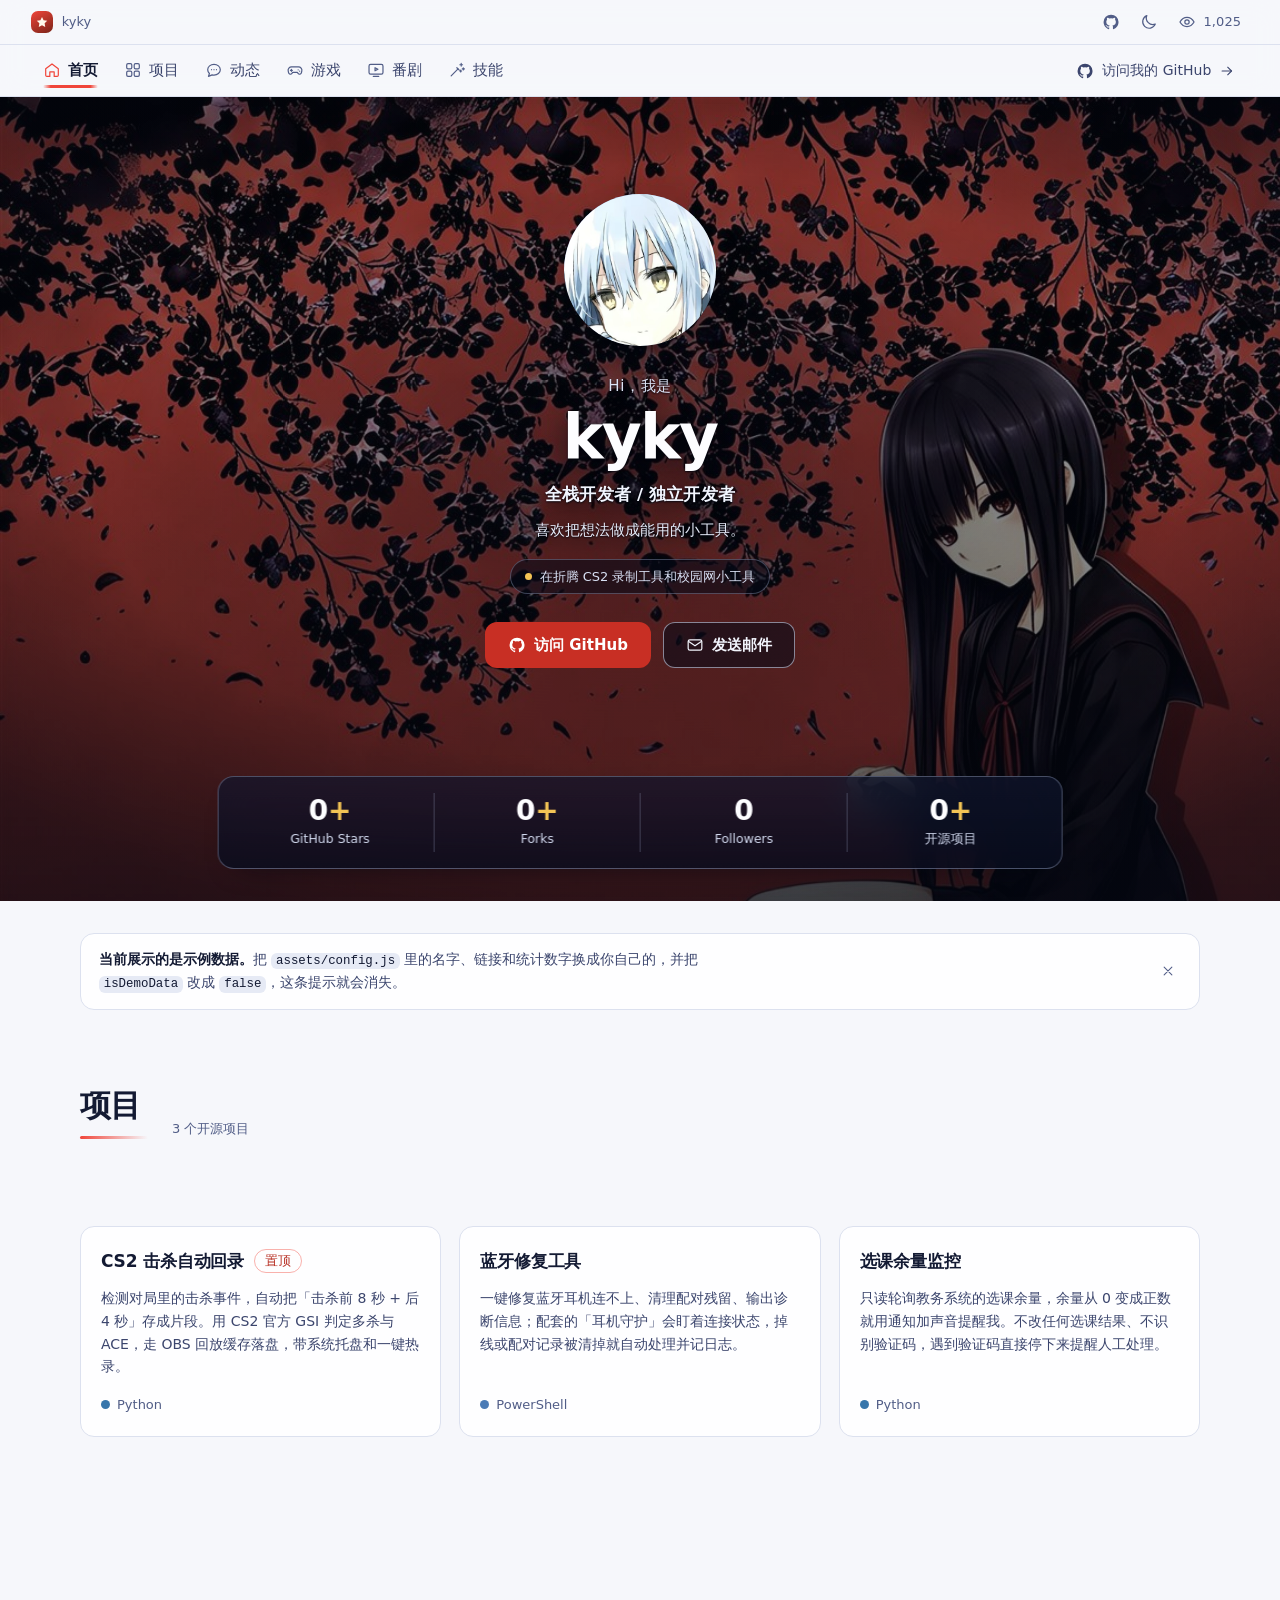
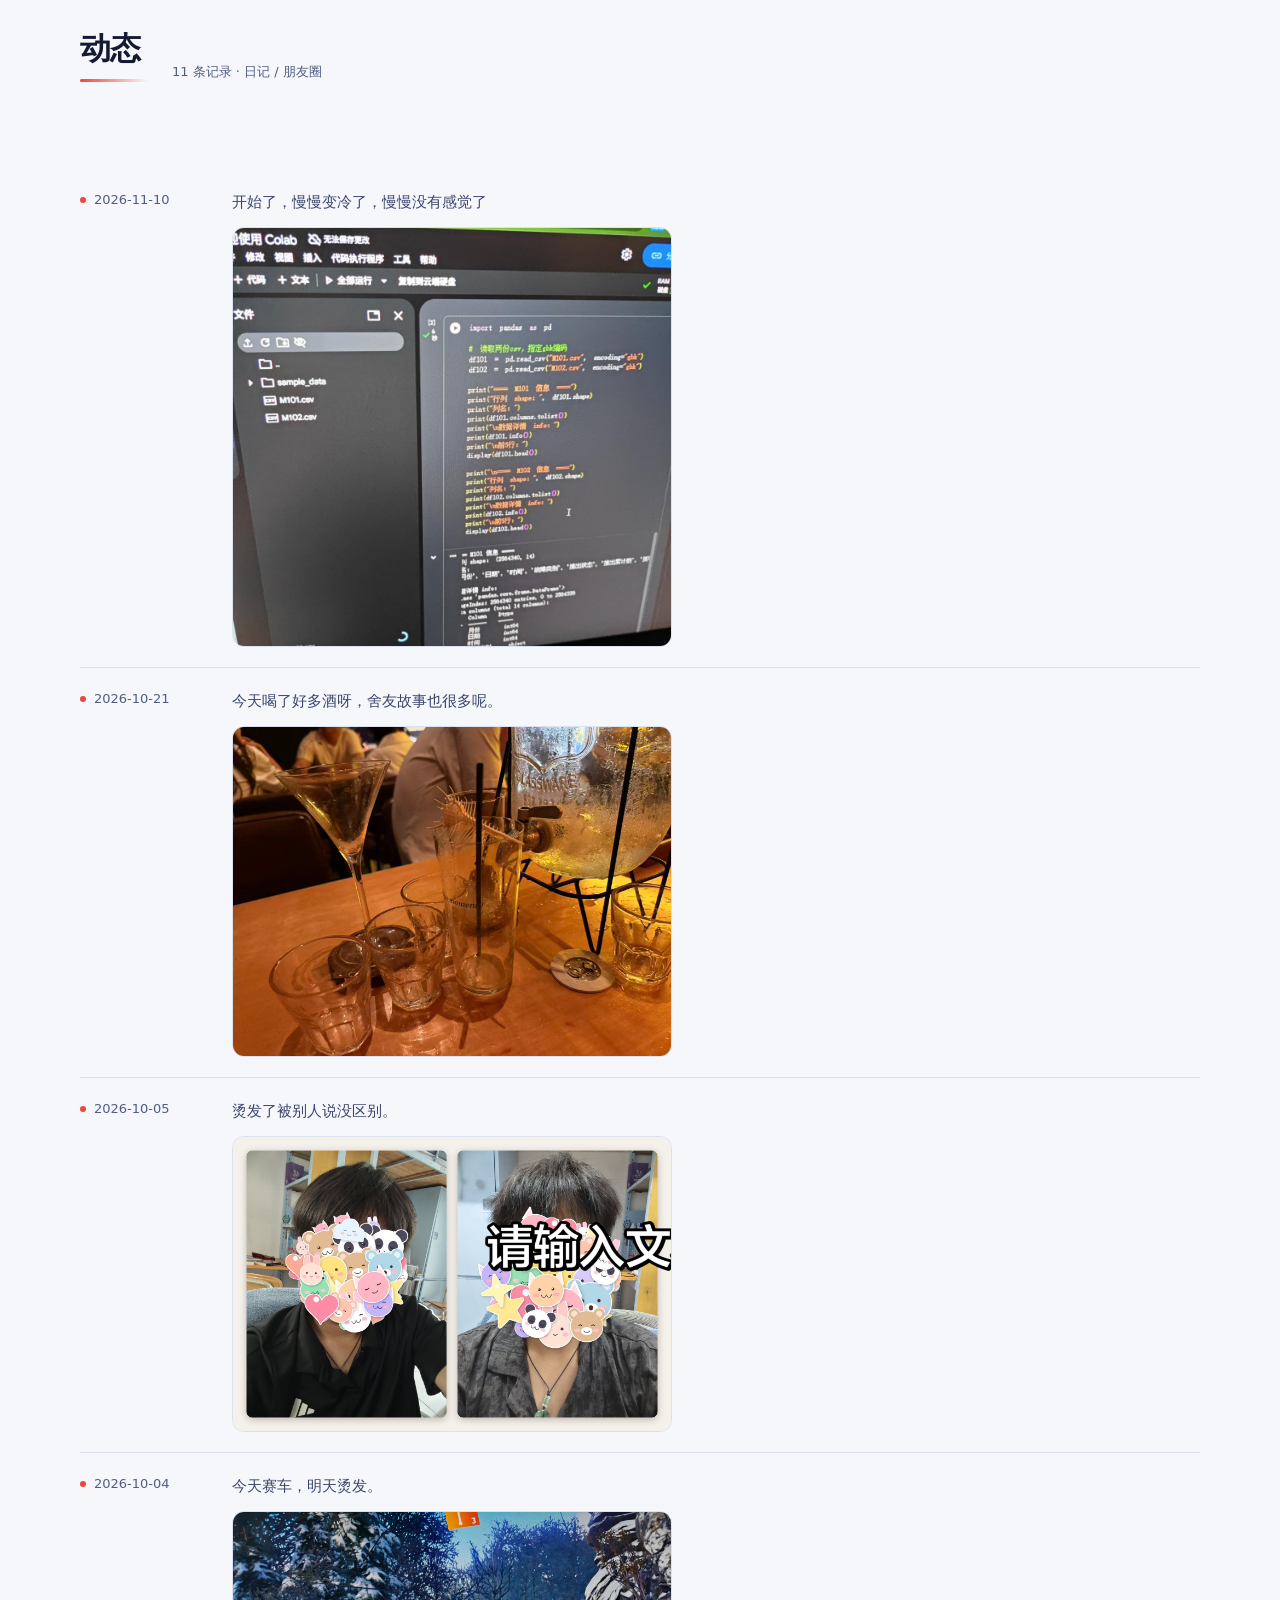
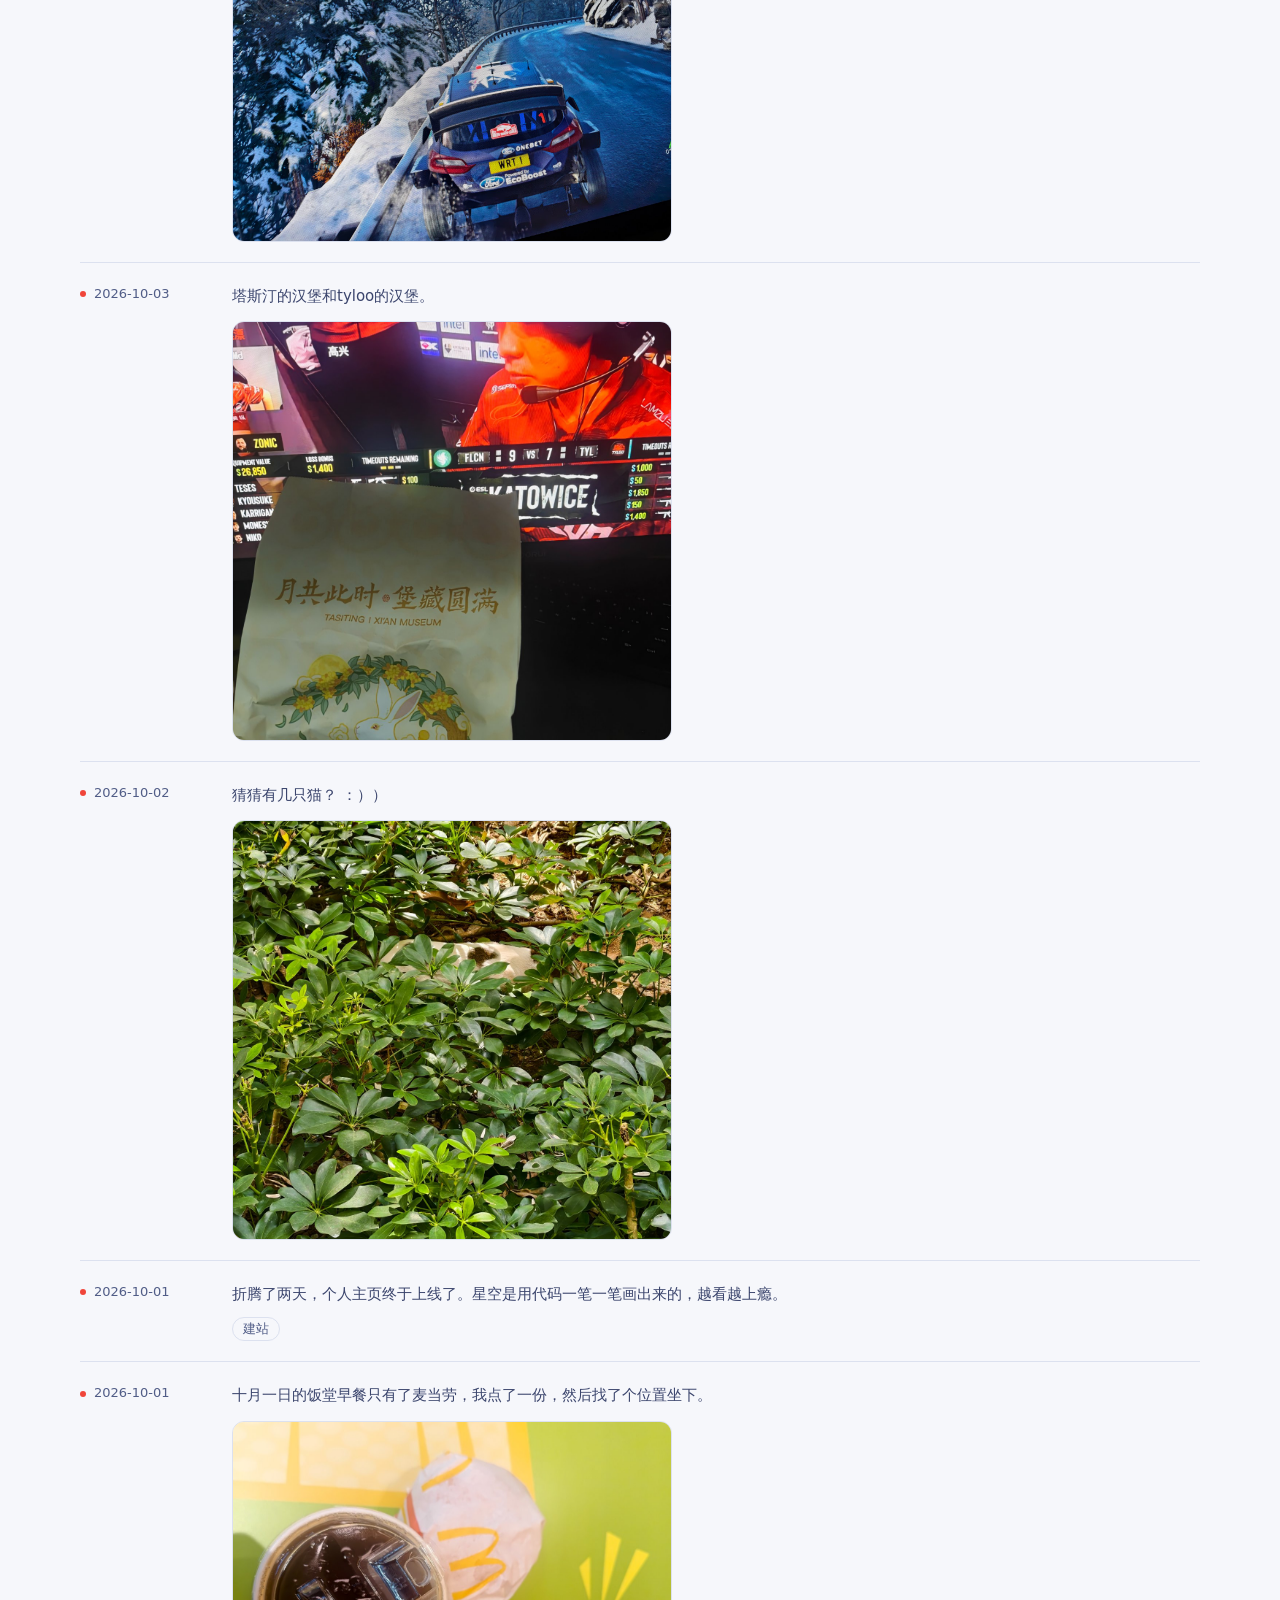
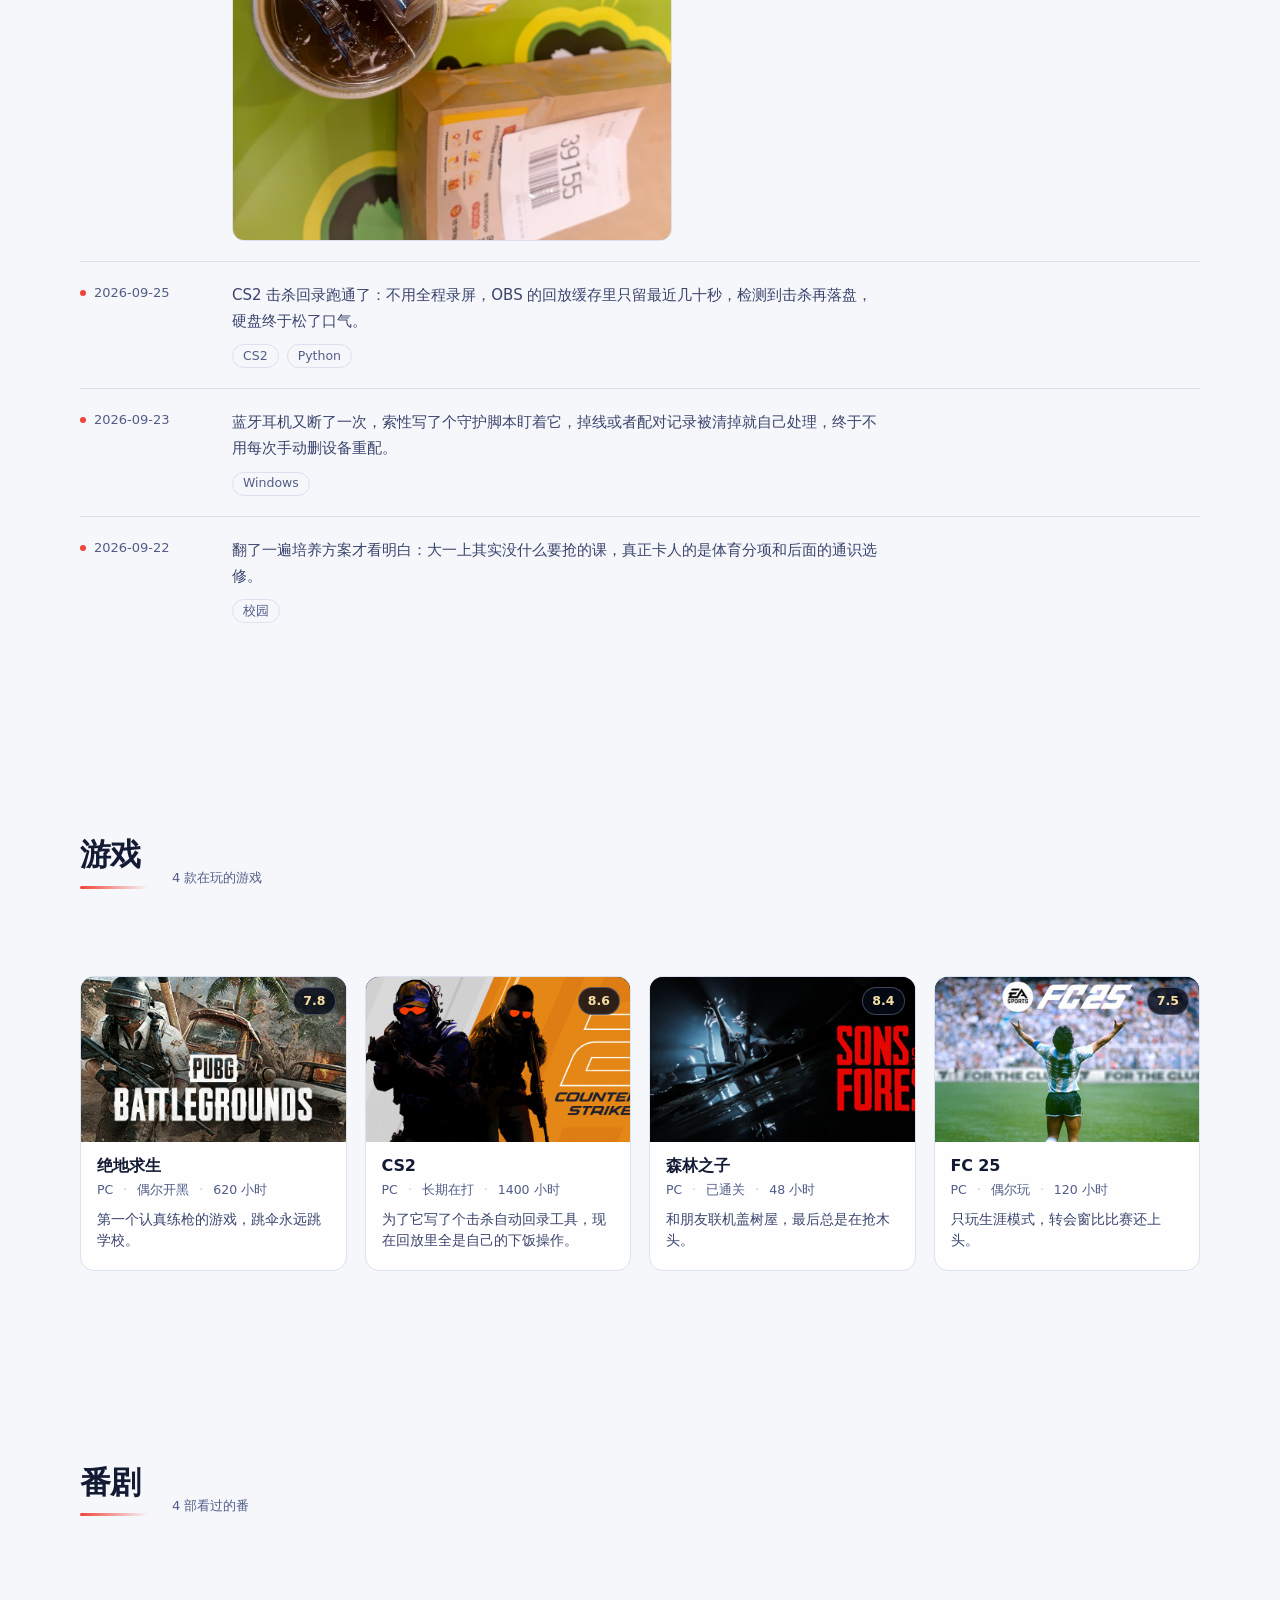
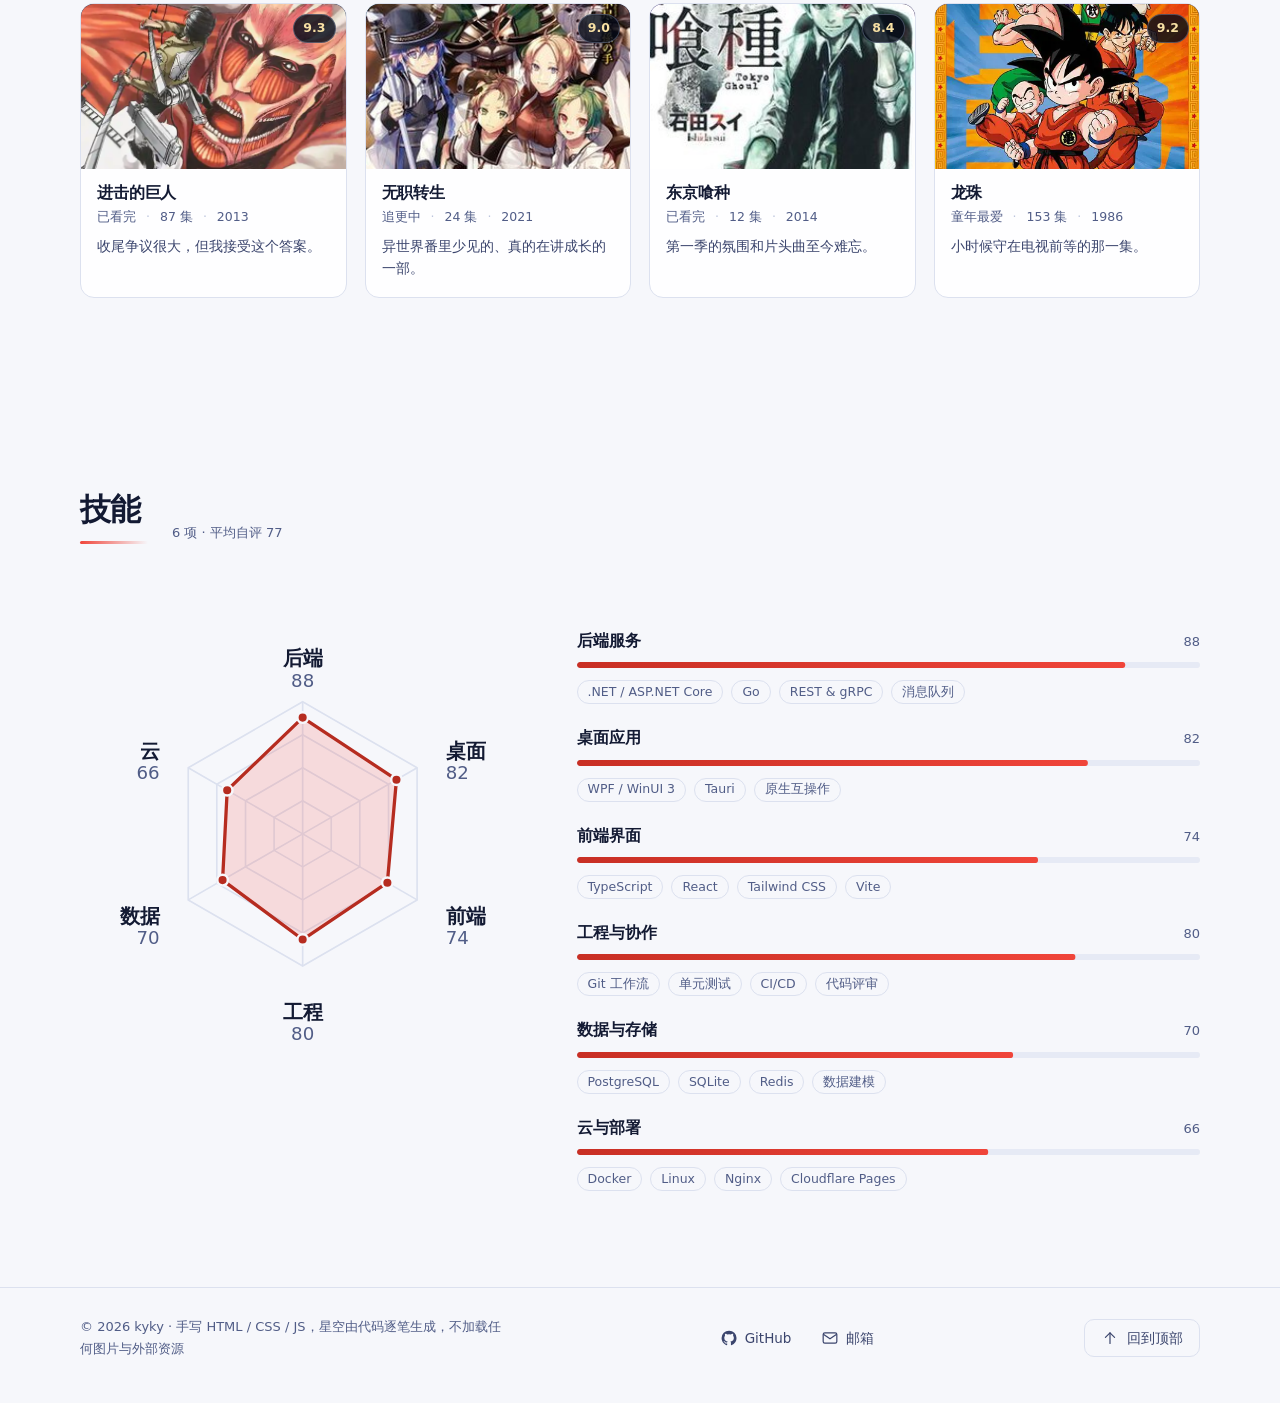
<file: index.html>
<!doctype html>
<html lang="zh-CN" data-theme="dark">
  <head>
    <meta charset="utf-8" />
    <meta name="viewport" content="width=device-width, initial-scale=1" />
    <title>kyky · 个人主页</title>
    <meta name="description" content="kyky 的个人主页：全栈开发者 / 独立开发者，喜欢把想法做成能用的小工具。" />
    <meta name="author" content="kyky" />
    <meta name="color-scheme" content="dark light" />
    <meta name="theme-color" content="#070c1c" />
    <!-- 分享到微信 / QQ / X 时显示的卡片信息 -->
    <meta property="og:type" content="profile" />
    <meta property="og:title" content="kyky · 个人主页" />
    <meta property="og:description" content="全栈开发者 / 独立开发者 · 喜欢把想法做成能用的小工具。" />
    <meta property="og:url" content="https://simpleiiwi.github.io/" />
    <meta property="og:image" content="https://simpleiiwi.github.io/assets/avatar.jpg" />
    <meta name="twitter:card" content="summary" />
    <link rel="canonical" href="https://simpleiiwi.github.io/" />
    <link rel="icon" href="favicon.svg" type="image/svg+xml" />
    <link rel="stylesheet" href="assets/styles.css" />
    <link rel="stylesheet" href="assets/diag.css" />
    <script>
      /* 主题在样式表生效前就定下来，避免刷新时闪一下白 */
      (function () {
        try {
          var saved = window.localStorage.getItem("personal-site.theme");
          if (saved !== "light" && saved !== "dark") {
            saved = window.matchMedia("(prefers-color-scheme: light)").matches ? "light" : "dark";
          }
          document.documentElement.dataset.theme = saved;
        } catch (err) {
          document.documentElement.dataset.theme = "dark";
        }
      })();
    </script>
  </head>
  <body>
    <a class="skip-link" href="#main">跳到主要内容</a>

    <!-- ============================ 头部 ============================ -->
    <header class="header" data-header>
      <div class="header__top">
        <a class="header__brand" href="#home" data-brand></a>
        <div class="header__tools">
          <a class="tool" href="#" data-github-icon aria-label="GitHub 主页" rel="me noopener"></a>
          <button class="tool" type="button" data-theme-toggle aria-label="切换主题"></button>
          <span class="tool visitor" data-visitor></span>
          <button
            class="tool header__menu"
            type="button"
            data-menu-toggle
            aria-controls="mobile-panel"
            aria-expanded="false"
            aria-label="打开导航菜单"
          ></button>
        </div>
      </div>

      <div class="header__nav">
        <nav aria-label="主导航">
          <ul class="nav" data-nav></ul>
        </nav>
        <a class="header__cta" href="#" data-github-cta></a>
      </div>

      <div class="mobile-panel" id="mobile-panel" data-mobile-panel></div>
    </header>

    <main id="main">
      <!-- =========================== Hero =========================== -->
      <section class="hero" id="home" data-hero aria-label="个人简介">
        <div class="hero__sky" data-sky></div>

        <div class="hero__inner">
          <div class="hero__stack">
            <div class="avatar" data-hero-avatar></div>
            <p class="hero__kicker" data-hero-kicker></p>
            <h1 class="hero__name" data-hero-name></h1>
            <p class="hero__role" data-hero-role></p>
            <p class="hero__intro" data-hero-intro></p>
            <p class="hero__status" data-hero-status></p>
            <div class="hero__cta" data-hero-cta></div>
          </div>
        </div>

        <ul class="hero__stats" data-hero-stats aria-label="开源数据统计"></ul>
      </section>

      <div class="shell">
        <div class="notice" data-demo-notice></div>
      </div>

      <!-- =========================== 项目 =========================== -->
      <section class="section section--first" id="projects" aria-labelledby="projects-title">
        <div class="shell" data-reveal>
          <div class="section-head" data-projects-head></div>
          <div class="projects" data-projects></div>
        </div>
      </section>

      <!-- =========================== 文章 =========================== -->
      <section class="section" id="posts" aria-labelledby="posts-title">
        <div class="shell" data-reveal>
          <div class="section-head" data-posts-head></div>
          <ul class="posts" data-posts></ul>
        </div>
      </section>

      <!-- ======================= 动态 / 日记 ======================= -->
      <section class="section" id="moments" aria-labelledby="moments-title">
        <div class="shell" data-reveal>
          <div class="section-head" data-moments-head></div>
          <ul class="moments" data-moments></ul>
        </div>
      </section>

      <!-- =========================== 游戏 =========================== -->
      <section class="section" id="games" aria-labelledby="games-title">
        <div class="shell" data-reveal>
          <div class="section-head" data-games-head></div>
          <div class="media-grid" data-games></div>
        </div>
      </section>

      <!-- =========================== 番剧 =========================== -->
      <section class="section" id="anime" aria-labelledby="anime-title">
        <div class="shell" data-reveal>
          <div class="section-head" data-anime-head></div>
          <div class="media-grid" data-anime></div>
        </div>
      </section>

      <!-- =========================== 技能 =========================== -->
      <section class="section" id="skills" aria-labelledby="skills-title">
        <div class="shell" data-reveal>
          <div class="section-head" data-skills-head></div>
          <div class="skills">
            <div class="radar-wrap">
              <div class="radar-box" data-radar></div>
              <div class="radar-tooltip" role="tooltip" data-radar-tooltip></div>
            </div>
            <ul class="skill-list" data-skills></ul>
          </div>
        </div>
      </section>
    </main>

    <!-- ============================ 页脚 ============================ -->
    <footer class="footer">
      <div class="shell footer__inner">
        <p class="footer__copy" data-footer-copy></p>
        <ul class="footer__socials" data-socials></ul>
        <button class="to-top" type="button" data-to-top></button>
      </div>
    </footer>

    <noscript>
      <p style="padding: 24px; text-align: center">
        这个页面用 JavaScript 渲染内容（星空也是实时画出来的）。请开启 JavaScript，或者直接访问
        <a href="https://github.com/simpleiiwi">GitHub</a> 联系我。
      </p>
    </noscript>

    <!-- 顺序不能变：自检 → 图标 → 数据 → 动态 → 星空引擎 → 雷达图 → 路由 → 主逻辑 -->
    <script src="assets/diag.js"></script>
    <script src="assets/icons.js"></script>
    <script src="assets/config.js"></script>
    <script src="assets/moments.js"></script>
    <script src="assets/sky.js"></script>
    <script src="assets/radar.js"></script>
    <script src="assets/router.js"></script>
    <script src="assets/app.js"></script>
  </body>
</html>
</file>
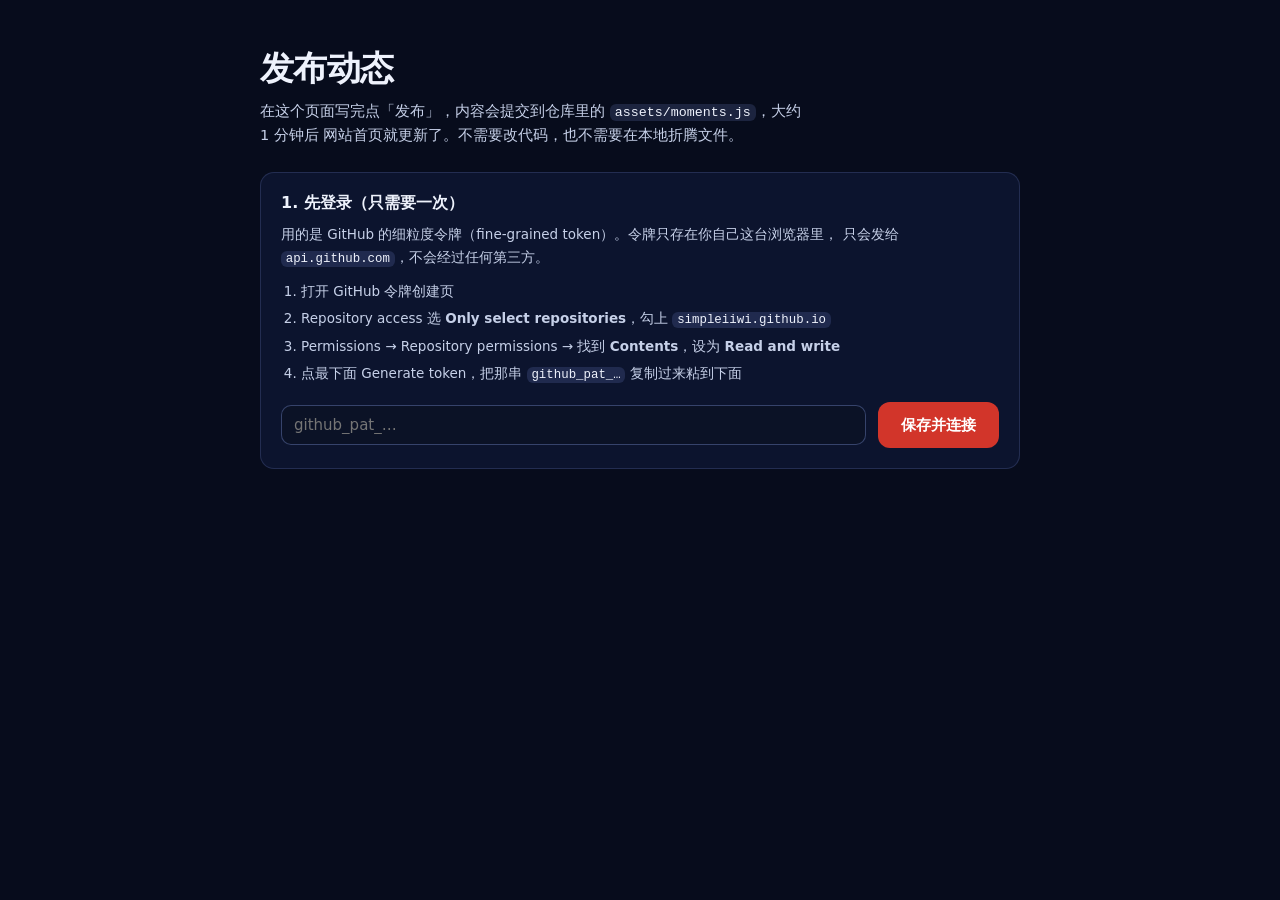
<file: admin/index.html>
<!doctype html>
<html lang="zh-CN" data-theme="dark">
  <head>
    <meta charset="utf-8" />
    <meta name="viewport" content="width=device-width, initial-scale=1" />
    <title>发布动态 · 后台</title>
    <meta name="robots" content="noindex" />
    <link rel="icon" href="../favicon.svg" type="image/svg+xml" />
    <link rel="stylesheet" href="../assets/styles.css" />
    <style>
      /* 后台页：复用主站的配色令牌，只补一点表单样式 */
      .admin-body {
        min-height: 100svh;
        padding: clamp(20px, 4vw, 48px) clamp(16px, 4vw, 32px) 64px;
      }

      .admin {
        width: 100%;
        max-width: 760px;
        margin-inline: auto;
      }

      .admin__head h1 {
        font-size: clamp(1.6rem, 3vw, 2.1rem);
        font-weight: 800;
        letter-spacing: -0.02em;
      }

      .admin__head p {
        margin-top: 10px;
        max-width: 60ch;
        color: var(--text-2);
        font-size: 14.5px;
      }

      .admin__card {
        margin-top: 24px;
        padding: 20px;
        border: 1px solid var(--line);
        border-radius: var(--radius-card);
        background: var(--surface);
      }

      .admin__card h2 {
        font-size: 16px;
        font-weight: 700;
      }

      .admin__hint,
      .admin__steps {
        margin-top: 10px;
        color: var(--text-2);
        font-size: 13.5px;
        line-height: 1.7;
      }

      .admin__steps {
        padding-left: 20px;
        list-style: decimal;
      }

      .admin__steps li + li {
        margin-top: 4px;
      }

      .admin label {
        display: block;
        margin-top: 14px;
        color: var(--text-2);
        font-size: 13.5px;
      }

      .admin input[type="text"],
      .admin input[type="password"],
      .admin input[type="date"],
      .admin textarea {
        display: block;
        width: 100%;
        margin-top: 6px;
        padding: 10px 12px;
        border: 1px solid var(--line-strong);
        border-radius: 10px;
        background: var(--bg-raised);
        color: var(--text);
        font-family: inherit;
        font-size: 15px;
      }

      .admin textarea {
        resize: vertical;
        line-height: 1.7;
      }

      .admin input:focus-visible,
      .admin textarea:focus-visible {
        outline: 2px solid var(--accent);
        outline-offset: 1px;
      }

      .admin__row {
        display: flex;
        flex-wrap: wrap;
        align-items: center;
        gap: 12px;
        margin-top: 16px;
      }

      .admin__row input[type="password"] {
        flex: 1 1 260px;
        margin-top: 0;
      }

      .admin__link {
        margin-left: auto;
        color: var(--text-3);
        font-size: 13.5px;
        text-decoration: underline;
        text-underline-offset: 3px;
      }

      .admin__link:hover {
        color: var(--text);
      }

      .admin__list {
        margin-top: 14px;
        display: flex;
        flex-direction: column;
      }

      .admin__list > li {
        display: flex;
        gap: 14px;
        align-items: flex-start;
        padding: 12px 0;
        border-top: 1px solid var(--line);
      }

      .admin__list > li:first-child {
        border-top: 0;
      }

      .admin__item-date {
        flex: none;
        width: 96px;
        color: var(--text-3);
        font-size: 13px;
        font-variant-numeric: tabular-nums;
      }

      .admin__item-text {
        flex: 1;
        color: var(--text-2);
        font-size: 14px;
        line-height: 1.65;
      }

      .admin__item-tags {
        display: block;
        margin-top: 4px;
        color: var(--text-3);
        font-size: 12.5px;
      }

      .admin__item-actions {
        flex: none;
        display: flex;
        gap: 10px;
      }

      .admin__mini {
        color: var(--text-3);
        font-size: 13px;
        text-decoration: underline;
        text-underline-offset: 3px;
      }

      .admin__mini:hover {
        color: var(--accent-text);
      }

      .admin__status {
        margin-top: 18px;
        min-height: 22px;
        color: var(--text-2);
        font-size: 13.5px;
      }

      .admin__status.is-ok {
        color: #8fe0a8;
      }

      .admin__status.is-bad {
        color: #ff9a90;
      }

      .admin__status a {
        text-decoration: underline;
        text-underline-offset: 3px;
      }

      /* 选图与预览 */
      .admin input[type="file"] {
        display: block;
        margin-top: 6px;
        padding: 9px 12px;
        border: 1px dashed var(--line-strong);
        border-radius: 10px;
        background: var(--bg-raised);
        color: var(--text-2);
        font-size: 13.5px;
        width: 100%;
      }

      .admin__previews {
        display: flex;
        flex-wrap: wrap;
        gap: 10px;
        margin-top: 12px;
      }

      .admin__thumb {
        position: relative;
        display: block;
        width: 92px;
        height: 92px;
      }

      .admin__thumb img {
        width: 100%;
        height: 100%;
        object-fit: cover;
        border-radius: 10px;
        border: 1px solid var(--line);
        display: block;
      }

      .admin__thumb-x {
        position: absolute;
        top: -6px;
        right: -6px;
        width: 22px;
        height: 22px;
        border-radius: 50%;
        border: 1px solid var(--line-strong);
        background: var(--night-800);
        color: var(--text);
        font-size: 14px;
        line-height: 1;
        display: grid;
        place-items: center;
      }
    </style>
    <script>
      /* 和主站一致：先定主题，避免闪一下 */
      (function () {
        try {
          var saved = localStorage.getItem("personal-site.theme");
          document.documentElement.dataset.theme = saved === "light" ? "light" : "dark";
        } catch (err) {
          document.documentElement.dataset.theme = "dark";
        }
      })();
    </script>
  </head>

  <body class="admin-body">
    <main class="admin">
      <header class="admin__head">
        <h1>发布动态</h1>
        <p>
          在这个页面写完点「发布」，内容会提交到仓库里的
          <code>assets/moments.js</code>，大约 1 分钟后
          <a href="https://simpleiiwi.github.io/">网站首页</a>就更新了。不需要改代码，也不需要在本地折腾文件。
        </p>
      </header>

      <!-- 1. 登录 -->
      <section class="admin__card" id="auth-card">
        <h2>1. 先登录（只需要一次）</h2>
        <p class="admin__hint">
          用的是 GitHub 的细粒度令牌（fine-grained token）。令牌只存在你自己这台浏览器里，
          只会发给 <code>api.github.com</code>，不会经过任何第三方。
        </p>
        <ol class="admin__steps">
          <li>
            打开
            <a href="https://github.com/settings/personal-access-tokens/new" target="_blank" rel="noopener"
              >GitHub 令牌创建页</a
            >
          </li>
          <li>Repository access 选 <b>Only select repositories</b>，勾上 <code>simpleiiwi.github.io</code></li>
          <li>Permissions → Repository permissions → 找到 <b>Contents</b>，设为 <b>Read and write</b></li>
          <li>点最下面 Generate token，把那串 <code>github_pat_…</code> 复制过来粘到下面</li>
        </ol>
        <div class="admin__row">
          <input id="token" type="password" placeholder="github_pat_…" autocomplete="off" spellcheck="false" />
          <button id="save-token" class="btn btn--primary" type="button">保存并连接</button>
        </div>
      </section>

      <!-- 2. 写内容 -->
      <section class="admin__card" id="compose-card" hidden>
        <h2 id="compose-title">2. 写一条动态</h2>
        <label
          >日期
          <input id="date" type="date" />
        </label>
        <label
          >内容
          <textarea id="text" rows="4" placeholder="今天干了什么…"></textarea>
        </label>
        <label
          >标签（用逗号隔开，可留空）
          <input id="tags" type="text" placeholder="日记, 折腾" />
        </label>
        <label
          >图片（可选，最多 9 张；会自动压到 1600px 长边再上传）
          <input id="images" type="file" accept="image/*" multiple />
        </label>
        <div class="admin__previews" id="previews"></div>
        <div class="admin__row">
          <button id="publish" class="btn btn--primary" type="button">发布</button>
          <button id="cancel-edit" class="btn btn--ghost" type="button" hidden>取消编辑</button>
          <button id="logout" class="admin__link" type="button">换令牌 / 退出</button>
        </div>
      </section>

      <!-- 3. 已发布列表 -->
      <section class="admin__card" id="list-card" hidden>
        <h2>3. 已经发布的动态</h2>
        <ul class="admin__list" id="list"></ul>
      </section>

      <p class="admin__status" id="status" role="status" aria-live="polite"></p>
    </main>

    <script>
      (function () {
        "use strict";

        var OWNER = "simpleiiwi";
        var REPO = "simpleiiwi.github.io";
        var BRANCH = "main";
        var PATH = "assets/moments.js";
        var API = "https://api.github.com/repos/" + OWNER + "/" + REPO + "/contents/" + PATH;
        var TOKEN_KEY = "site-admin-token";

        var HEADER =
          "/* ============================================================================\n" +
          " * 动态 / 日记 / 朋友圈 —— 这个文件由后台 https://simpleiiwi.github.io/admin/ 维护\n" +
          " * 也可以直接手动改：数组里最新的放最前面，date 用 YYYY-MM-DD。\n" +
          " * ==========================================================================*/\n";

        var state = { token: "", sha: "", items: [], editing: -1, images: [] };

        function el(id) {
          return document.getElementById(id);
        }

        function setStatus(message, kind) {
          var node = el("status");
          node.innerHTML = message || "";
          node.className = "admin__status" + (kind ? " is-" + kind : "");
        }

        /* 中文要按 UTF-8 转 base64，不能直接用 btoa */
        function toBase64(text) {
          var bytes = new TextEncoder().encode(text);
          var binary = "";
          bytes.forEach(function (b) {
            binary += String.fromCharCode(b);
          });
          return btoa(binary);
        }

        function fromBase64(b64) {
          var binary = atob(b64.replace(/\s/g, ""));
          var bytes = Uint8Array.from(binary, function (c) {
            return c.charCodeAt(0);
          });
          return new TextDecoder().decode(bytes);
        }

        function serialize() {
          return HEADER + "window.SiteMoments = " + JSON.stringify(state.items, null, 2) + ";\n";
        }

        /* ---------- 图片：压缩 → 上传到 assets/moments/ → 记路径 ---------- */

        function blobToBase64(blob) {
          return new Promise(function (resolve, reject) {
            var reader = new FileReader();
            reader.onload = function () {
              resolve(String(reader.result).split(",")[1]);
            };
            reader.onerror = function () {
              reject(new Error("读取图片失败"));
            };
            reader.readAsDataURL(blob);
          });
        }

        /* 长边压到 1600px、JPEG 0.85：手机拍的照片从 5MB 降到两三百 KB，网页加载才不卡 */
        function downscale(file) {
          return new Promise(function (resolve, reject) {
            var img = new Image();
            var url = URL.createObjectURL(file);
            img.onload = function () {
              var max = 1600;
              var scale = Math.min(1, max / Math.max(img.width, img.height));
              var w = Math.max(1, Math.round(img.width * scale));
              var h = Math.max(1, Math.round(img.height * scale));
              var canvas = document.createElement("canvas");
              canvas.width = w;
              canvas.height = h;
              canvas.getContext("2d").drawImage(img, 0, 0, w, h);
              URL.revokeObjectURL(url);
              canvas.toBlob(
                function (blob) {
                  blob ? resolve(blob) : reject(new Error("图片处理失败"));
                },
                "image/jpeg",
                0.85
              );
            };
            img.onerror = function () {
              URL.revokeObjectURL(url);
              reject(new Error("这张图读不了，换一张试试"));
            };
            img.src = url;
          });
        }

        function uploadImage(blob) {
          var now = new Date();
          var pad = function (n) {
            return String(n).padStart(2, "0");
          };
          var name =
            "assets/moments/" +
            now.getFullYear() +
            pad(now.getMonth() + 1) +
            pad(now.getDate()) +
            "-" +
            pad(now.getHours()) +
            pad(now.getMinutes()) +
            pad(now.getSeconds()) +
            "-" +
            Math.random().toString(36).slice(2, 6) +
            ".jpg";
          return blobToBase64(blob).then(function (base64) {
            return fetch("https://api.github.com/repos/" + OWNER + "/" + REPO + "/contents/" + name, {
              method: "PUT",
              headers: apiHeaders({ "Content-Type": "application/json" }),
              body: JSON.stringify({
                message: "新增动态图片 " + name.split("/").pop(),
                content: base64,
                branch: BRANCH
              })
            }).then(function (res) {
              if (!res.ok) {
                return res.text().then(function (body) {
                  throw new Error(friendlyError(res.status, body));
                });
              }
              return name;
            });
          });
        }

        function renderImages() {
          el("previews").innerHTML = state.images
            .map(function (item, index) {
              return (
                '<span class="admin__thumb"><img src="' +
                item.url +
                '" alt=""><button type="button" class="admin__thumb-x" data-remove="' +
                index +
                '" aria-label="移除这张图">×</button></span>'
              );
            })
            .join("");
        }

        function clearImages() {
          state.images.forEach(function (item) {
            if (item.url && item.url.indexOf("blob:") === 0) {
              URL.revokeObjectURL(item.url);
            }
          });
          state.images = [];
          renderImages();
        }

        /* 发布时先把待上传的图传完，返回按顺序排好的路径数组 */
        function uploadPendingImages() {
          var list = state.images.slice();
          var paths = [];
          var chain = Promise.resolve();
          list.forEach(function (item, index) {
            chain = chain.then(function () {
              if (item.path) {
                paths.push(item.path);
                return null;
              }
              setStatus("正在上传第 " + (index + 1) + "/" + list.length + " 张图片…");
              return uploadImage(item.blob).then(function (path) {
                paths.push(path);
              });
            });
          });
          return chain.then(function () {
            return paths;
          });
        }

        /**
         * 从 moments.js 里把数组读出来。
         * 后台自己写出去的一定是标准 JSON；但你要是手动编辑过、把键写成 date: 这种不带引号的写法，
         * JSON.parse 会失败，这里退回按 JS 字面量求值，别让你的手改把后台卡住。
         */
        function parseItems(text) {
          var match = text.match(/SiteMoments\s*=\s*(\[[\s\S]*\])\s*;/);
          if (!match) {
            return [];
          }
          try {
            return JSON.parse(match[1]);
          } catch (err) {
            /* 继续往下面试 */
          }
          try {
            return new Function("return " + match[1])();
          } catch (err) {
            return [];
          }
        }

        function apiHeaders(extra) {
          var headers = {
            Authorization: "Bearer " + state.token,
            Accept: "application/vnd.github+json",
            "X-GitHub-Api-Version": "2022-11-28"
          };
          for (var key in extra || {}) {
            if (Object.prototype.hasOwnProperty.call(extra, key)) {
              headers[key] = extra[key];
            }
          }
          return headers;
        }

        function friendlyError(status, body) {
          if (status === 401) {
            return "令牌无效或已过期，重新生成一个再试。";
          }
          if (status === 403) {
            return "没有权限：确认令牌勾了这个仓库的 Contents: Read and write。";
          }
          if (status === 404) {
            return "读不到文件：确认令牌勾的是 simpleiiwi.github.io 这个仓库。";
          }
          if (status === 409) {
            return "文件刚被改动过（可能你同时在别处改），刷新页面再来一次。";
          }
          return "GitHub 返回 " + status + "：" + String(body).slice(0, 140);
        }

        function read() {
          return fetch(API, { headers: apiHeaders(), cache: "no-store" }).then(function (res) {
            if (!res.ok) {
              return res.text().then(function (body) {
                throw new Error(friendlyError(res.status, body));
              });
            }
            return res.json();
          });
        }

        function write(message) {
          return fetch(API, {
            method: "PUT",
            headers: apiHeaders({ "Content-Type": "application/json" }),
            body: JSON.stringify({
              message: message,
              content: toBase64(serialize()),
              sha: state.sha,
              branch: BRANCH
            })
          }).then(function (res) {
            if (!res.ok) {
              return res.text().then(function (body) {
                throw new Error(friendlyError(res.status, body));
              });
            }
            return res.json();
          });
        }

        function sortItems() {
          state.items.sort(function (a, b) {
            return String(b.date).localeCompare(String(a.date));
          });
        }

        function render() {
          el("auth-card").hidden = !!state.token;
          el("compose-card").hidden = !state.token;
          el("list-card").hidden = !state.token;

          var list = el("list");
          list.innerHTML = state.items
            .map(function (item, index) {
              var tags = (item.tags || []).join(" · ");
              return (
                "<li>" +
                '<span class="admin__item-date">' +
                escapeHtml(item.date) +
                "</span>" +
                '<span class="admin__item-text">' +
                escapeHtml(item.text) +
                (tags ? '<span class="admin__item-tags">' + escapeHtml(tags) + "</span>" : "") +
                "</span>" +
                '<span class="admin__item-actions">' +
                '<button class="admin__mini" type="button" data-edit="' +
                index +
                '">编辑</button>' +
                '<button class="admin__mini" type="button" data-delete="' +
                index +
                '">删除</button>' +
                "</span>" +
                "</li>"
              );
            })
            .join("");
        }

        function escapeHtml(value) {
          return String(value === undefined || value === null ? "" : value).replace(/[&<>"']/g, function (ch) {
            return { "&": "&amp;", "<": "&lt;", ">": "&gt;", '"': "&quot;", "'": "&#39;" }[ch];
          });
        }

        function todayValue() {
          var now = new Date();
          var pad = function (n) {
            return String(n).padStart(2, "0");
          };
          return now.getFullYear() + "-" + pad(now.getMonth() + 1) + "-" + pad(now.getDate());
        }

        function resetForm() {
          state.editing = -1;
          el("compose-title").textContent = "2. 写一条动态";
          el("publish").textContent = "发布";
          el("cancel-edit").hidden = true;
          el("date").value = todayValue();
          el("text").value = "";
          el("tags").value = "";
          el("images").value = "";
          clearImages();
        }

        function connect(token) {
          state.token = token;
          setStatus("正在读取仓库里的动态…");
          return read()
            .then(function (data) {
              state.sha = data.sha;
              var text = fromBase64(data.content);
              state.items = parseItems(text);
              sortItems();
              render();
              resetForm();
              setStatus("连接成功，可以在下面写了。", "ok");
            })
            .catch(function (err) {
              state.token = "";
              render();
              setStatus(err.message, "bad");
            });
        }

        el("save-token").addEventListener("click", function () {
          var token = el("token").value.trim();
          if (!token) {
            setStatus("先把令牌粘进来。", "bad");
            return;
          }
          try {
            localStorage.setItem(TOKEN_KEY, token);
          } catch (err) {
            /* 隐私模式下存不了也没关系，本次会话照常用 */
          }
          connect(token);
        });

        el("logout").addEventListener("click", function () {
          try {
            localStorage.removeItem(TOKEN_KEY);
          } catch (err) {
            /* 忽略 */
          }
          state.token = "";
          state.items = [];
          el("token").value = "";
          render();
          setStatus("已退出，令牌从这台浏览器里删掉了。");
        });

        el("cancel-edit").addEventListener("click", function () {
          resetForm();
          setStatus("已取消编辑。");
        });

        /* 选图：压缩后放进预览区，点发布时才真正上传 */
        el("images").addEventListener("change", function (event) {
          var files = Array.prototype.slice.call(event.target.files || []);
          var room = 9 - state.images.length;
          if (room <= 0) {
            setStatus("最多 9 张图。", "bad");
            return;
          }
          files = files.filter(function (file) {
            return /^image\//.test(file.type);
          }).slice(0, room);
          if (!files.length) {
            return;
          }
          setStatus("正在压缩图片…");
          var chain = Promise.resolve();
          files.forEach(function (file) {
            chain = chain.then(function () {
              return downscale(file).then(function (blob) {
                state.images.push({ blob: blob, url: URL.createObjectURL(blob) });
              });
            });
          });
          chain
            .then(function () {
              renderImages();
              el("images").value = "";
              setStatus("已加入 " + state.images.length + " 张图（点「发布」才会上传）。");
            })
            .catch(function (err) {
              setStatus(err.message, "bad");
            });
        });

        el("previews").addEventListener("click", function (event) {
          var idx = event.target.getAttribute("data-remove");
          if (idx === null) {
            return;
          }
          var item = state.images[Number(idx)];
          if (item && item.url && item.url.indexOf("blob:") === 0) {
            URL.revokeObjectURL(item.url);
          }
          state.images.splice(Number(idx), 1);
          renderImages();
          setStatus("已移除一张图。");
        });

        el("publish").addEventListener("click", function () {
          var date = el("date").value || todayValue();
          var text = el("text").value.trim();
          var tags = el("tags")
            .value.split(/[,，]/)
            .map(function (t) {
              return t.trim();
            })
            .filter(Boolean);
          if (!text) {
            setStatus("内容不能是空的。", "bad");
            return;
          }
          var isEdit = state.editing >= 0;
          setStatus("正在准备…");
          uploadPendingImages()
            .then(function (paths) {
              var entry = { date: date, text: text };
              if (tags.length) {
                entry.tags = tags;
              }
              if (paths.length) {
                entry.images = paths;
              }
              if (isEdit) {
                state.items[state.editing] = entry;
              } else {
                state.items.push(entry);
              }
              sortItems();
              setStatus("正在提交…");
              return write((isEdit ? "更新动态 " : "新增动态 ") + date);
            })
            .then(function () {
              render();
              resetForm();
              setStatus(
                (isEdit ? "已更新。" : "已发布。") +
                  '大约 1 分钟后生效，去 <a href="https://simpleiiwi.github.io/#moments" target="_blank" rel="noopener">网站动态区</a>看看。',
                "ok"
              );
            })
            .catch(function (err) {
              setStatus(err.message, "bad");
              return connect(state.token);
            });
        });

        el("list").addEventListener("click", function (event) {
          var editIndex = event.target.getAttribute("data-edit");
          var deleteIndex = event.target.getAttribute("data-delete");
          if (editIndex !== null) {
            var index = Number(editIndex);
            var item = state.items[index];
            state.editing = index;
            el("compose-title").textContent = "2. 编辑这条动态";
            el("publish").textContent = "保存修改";
            el("cancel-edit").hidden = false;
            el("date").value = item.date;
            el("text").value = item.text;
            el("tags").value = (item.tags || []).join(", ");
            clearImages();
            state.images = (item.images || []).map(function (path) {
              return { path: path, url: path };
            });
            renderImages();
            el("text").focus();
            setStatus("正在编辑 " + item.date + " 那条。");
            return;
          }
          if (deleteIndex !== null) {
            var target = state.items[Number(deleteIndex)];
            if (!window.confirm("确定删除 " + target.date + " 这条动态？")) {
              return;
            }
            state.items.splice(Number(deleteIndex), 1);
            setStatus("正在删除…");
            write("删除动态 " + target.date)
              .then(function () {
                render();
                resetForm();
                setStatus("已删除，大约 1 分钟后网站上就看不到了。", "ok");
              })
              .catch(function (err) {
                setStatus(err.message, "bad");
                return connect(state.token);
              });
          }
        });

        /* 打开页面时如果之前存过令牌，自动连上 */
        var saved = "";
        try {
          saved = localStorage.getItem(TOKEN_KEY) || "";
        } catch (err) {
          saved = "";
        }
        if (saved) {
          el("token").value = saved;
          connect(saved);
        } else {
          el("date").value = todayValue();
          setStatus("");
        }
      })();
    </script>
  </body>
</html>
</file>
<file: assets/styles.css>
/* ============================================================================
 * 个人主页样式表
 * ----------------------------------------------------------------------------
 * 1. 设计令牌（深色 / 亮色两套）   5. 内容区：项目 · 文章 · 游戏番剧 · 技能
 * 2. 基础与重置                   6. 页脚
 * 3. 头部（吸顶两层）             7. 动效与响应式
 * 4. Hero（星空 + 头像 + 统计条）
 * ==========================================================================*/

/* ============================ 1. 设计令牌 ============================ */

:root {
  color-scheme: dark;

  /* 星空原色 */
  --night-950: #070c1c;
  --night-900: #0b1226;
  --night-800: #111b3a;
  --indigo-600: #1e2c66;
  --indigo-300: #7c93da;
  --star-400: #f3c455;

  /* 主色：暖红。mark 用于标记与焦点，solid 用于填充按钮，text 用于正文里的彩色文字 */
  --ember-500: #f0453a;
  --ember-solid: #d2352a;
  --ember-text: #ff867b;

  /* 深色主题下的语义色 */
  --bg: var(--night-950);
  --bg-raised: var(--night-900);
  --surface: rgba(17, 27, 58, 0.62);
  --surface-solid: var(--night-800);
  --track: rgba(124, 147, 218, 0.18);
  --line: rgba(124, 147, 218, 0.2);
  --line-strong: rgba(124, 147, 218, 0.38);
  --text: #eef2fc;
  --text-2: #c6d0e8;
  --text-3: #99a5c7;
  --accent: var(--ember-500);
  --accent-solid: var(--ember-solid);
  --accent-text: var(--ember-text);
  --on-accent: #ffffff;
  --glass: linear-gradient(180deg, rgba(14, 21, 47, 0.6), rgba(8, 13, 30, 0.74));
  --glass-line: rgba(163, 184, 236, 0.3);
  --hairline: rgba(163, 184, 236, 0.22);
  --shadow-lift: 0 16px 32px -22px rgba(2, 5, 14, 0.95);
  --header-bg: rgba(7, 12, 28, 0.86);

  /* 字体：中文走系统字体栈，英文数字走几何无衬线。不加载任何字体文件。 */
  --font-sans: system-ui, -apple-system, "Segoe UI", "PingFang SC", "Hiragino Sans GB", "Microsoft YaHei",
    "Noto Sans CJK SC", sans-serif;
  --font-display: "Bahnschrift", "Segoe UI Variable Display", "Avenir Next", "Century Gothic", "Futura",
    var(--font-sans);
  --font-mono: ui-monospace, "Cascadia Code", "SFMono-Regular", Consolas, "Liberation Mono", monospace;

  --header-top-h: 44px;
  --header-nav-h: 52px;
  --header-h: 96px;
  --shell: 1200px;
  --gutter: clamp(18px, 3.4vw, 40px);
  --radius-card: 14px;
  --radius-bar: 16px;
  --radius-ctrl: 12px;
  --ease: cubic-bezier(0.22, 0.61, 0.36, 1);
  --dur: 0.24s;
}

[data-theme="light"] {
  color-scheme: light;

  --bg: #f6f7fb;
  --bg-raised: #ffffff;
  --surface: rgba(255, 255, 255, 0.9);
  --surface-solid: #ffffff;
  --track: #e6eaf5;
  --line: #dce1ef;
  --line-strong: #bcc5dd;
  --text: #131a33;
  --text-2: #3b456d;
  --text-3: #515d87;
  --ember-solid: #c82f24;
  --ember-text: #b62c20;
  --accent-text: var(--ember-text);
  --on-accent: #ffffff;
  --glass: linear-gradient(180deg, rgba(16, 22, 45, 0.72), rgba(9, 13, 30, 0.82));
  --glass-line: rgba(190, 205, 240, 0.34);
  --hairline: rgba(19, 26, 51, 0.1);
  --shadow-lift: 0 16px 30px -24px rgba(19, 26, 51, 0.55);
  --header-bg: rgba(246, 247, 251, 0.88);
}

/* ============================ 2. 基础与重置 ============================ */

*,
*::before,
*::after {
  box-sizing: border-box;
}

html {
  scroll-padding-top: calc(var(--header-h) + 16px);
  -webkit-text-size-adjust: 100%;
  scrollbar-color: var(--line-strong) transparent;
}

@media (prefers-reduced-motion: no-preference) {
  html {
    scroll-behavior: smooth;
  }
}

body {
  margin: 0;
  background: var(--bg);
  color: var(--text);
  font-family: var(--font-sans);
  font-size: 16px;
  line-height: 1.65;
  -webkit-font-smoothing: antialiased;
  overflow-x: hidden;
}

body.is-nav-open {
  overflow: hidden;
}

h1,
h2,
h3,
h4 {
  margin: 0;
  line-height: 1.25;
  text-wrap: balance;
}

p {
  margin: 0;
}

ul,
ol {
  margin: 0;
  padding: 0;
  list-style: none;
}

a {
  color: inherit;
  text-decoration: none;
}

img {
  max-width: 100%;
  height: auto;
  display: block;
}

button {
  font: inherit;
  color: inherit;
  background: none;
  border: 0;
  padding: 0;
  cursor: pointer;
}

svg {
  display: block;
}

code {
  font-family: var(--font-mono);
  font-size: 0.92em;
  padding: 0.1em 0.38em;
  border-radius: 6px;
  background: var(--track);
  color: var(--text);
}

.icon {
  flex: none;
}

.sr-only {
  position: absolute;
  width: 1px;
  height: 1px;
  padding: 0;
  margin: -1px;
  overflow: hidden;
  clip-path: inset(50%);
  white-space: nowrap;
}

.shell {
  width: 100%;
  max-width: var(--shell);
  margin-inline: auto;
  padding-inline: var(--gutter);
}

/* 跳转链接：键盘用户的第一个 Tab 落点 */
.skip-link {
  position: absolute;
  top: 8px;
  left: 8px;
  z-index: 999;
  padding: 10px 16px;
  border-radius: 10px;
  background: var(--accent-solid);
  color: var(--on-accent);
  font-size: 14px;
  font-weight: 600;
  transform: translateY(-160%);
  transition: transform 0.2s var(--ease);
}

.skip-link:focus-visible {
  transform: translateY(0);
}

/* 浏览器自带的那几处表面，也按这套色板来 */
::selection {
  background: rgba(240, 69, 58, 0.3);
  color: var(--text);
}

:focus-visible {
  outline: 2px solid var(--accent);
  outline-offset: 3px;
  border-radius: 6px;
}

::-webkit-scrollbar {
  width: 12px;
  height: 12px;
}

::-webkit-scrollbar-track {
  background: transparent;
}

::-webkit-scrollbar-thumb {
  background: var(--line-strong);
  border: 3px solid transparent;
  background-clip: content-box;
  border-radius: 999px;
}

::-webkit-scrollbar-thumb:hover {
  background: var(--accent);
  background-clip: content-box;
}

/* ======================== 3. 头部（吸顶两层） ======================== */

.header {
  position: sticky;
  top: 0;
  z-index: 60;
  /* 用 grid-template-rows 收起第一层：这比动 height 少一次整页重排 */
  display: grid;
  grid-template-rows: var(--header-top-h) var(--header-nav-h);
  background: var(--header-bg);
  backdrop-filter: blur(14px) saturate(1.3);
  -webkit-backdrop-filter: blur(14px) saturate(1.3);
  border-bottom: 1px solid var(--line);
  transition: grid-template-rows var(--dur) var(--ease);
}

.header__top {
  display: flex;
  align-items: center;
  gap: 16px;
  height: 100%;
  min-height: 0;
  padding-inline: clamp(16px, 2.4vw, 32px);
  overflow: hidden;
  transition: opacity var(--dur) var(--ease), visibility var(--dur) var(--ease);
}

.header__brand {
  display: inline-flex;
  align-items: center;
  gap: 9px;
  min-width: 0;
  color: var(--text-3);
  font-size: 13px;
  transition: color var(--dur) var(--ease);
}

.header__brand:hover {
  color: var(--text);
}

.brand__mark {
  display: grid;
  place-items: center;
  width: 22px;
  height: 22px;
  border-radius: 7px;
  background: linear-gradient(150deg, var(--ember-500), #7a2418);
  color: #fff9ec;
}

.brand__name {
  white-space: nowrap;
  overflow: hidden;
  text-overflow: ellipsis;
}

.header__tools {
  display: flex;
  align-items: center;
  gap: 4px;
  margin-left: auto;
}

.tool {
  display: inline-flex;
  align-items: center;
  justify-content: center;
  gap: 7px;
  height: 34px;
  min-width: 34px;
  padding-inline: 8px;
  border-radius: 10px;
  color: var(--text-3);
  transition: color var(--dur) var(--ease), background-color var(--dur) var(--ease);
}

.tool:hover {
  color: var(--text);
  background: var(--track);
}

.visitor {
  font-size: 13px;
  font-variant-numeric: tabular-nums;
}

.visitor__count {
  letter-spacing: 0.01em;
}

.header__nav {
  display: flex;
  align-items: center;
  gap: 20px;
  height: 100%;
  min-height: 0;
  padding-inline: clamp(16px, 2.4vw, 32px);
  border-top: 1px solid var(--line);
}

.nav {
  display: flex;
  align-items: center;
  gap: 2px;
}

.nav__link {
  position: relative;
  display: inline-flex;
  align-items: center;
  gap: 7px;
  padding: 9px 12px;
  border-radius: 10px;
  color: var(--text-2);
  font-size: 14.5px;
  transition: color var(--dur) var(--ease), background-color var(--dur) var(--ease);
}

.nav__link .icon {
  color: var(--text-3);
  transition: color var(--dur) var(--ease);
}

.nav__link:hover {
  color: var(--text);
  background: var(--track);
}

.nav__link.is-current {
  color: var(--text);
  font-weight: 600;
}

.nav__link.is-current .icon {
  color: var(--accent);
}

/* 当前项的短下划线：两端渐隐，像一笔带过的笔锋 */
.nav__link::after {
  content: "";
  position: absolute;
  left: 12px;
  right: 12px;
  bottom: 3px;
  height: 3px;
  border-radius: 2px;
  background: linear-gradient(90deg, transparent, var(--accent) 14%, var(--accent) 86%, transparent);
  transform: scaleX(0);
  transform-origin: center;
  transition: transform 0.28s var(--ease);
}

.nav__link.is-current::after {
  transform: scaleX(1);
}

.header__cta {
  display: inline-flex;
  align-items: center;
  gap: 8px;
  margin-left: auto;
  padding: 8px 14px;
  border-radius: 10px;
  color: var(--text-2);
  font-size: 14px;
  transition: color var(--dur) var(--ease), background-color var(--dur) var(--ease);
}

.header__cta:hover {
  color: var(--text);
  background: var(--track);
}

.header__cta .icon:last-child {
  transition: transform var(--dur) var(--ease);
}

.header__cta:hover .icon:last-child {
  transform: translateX(3px);
}

/* 汉堡按钮与移动端面板：桌面端完全不存在 */
.header__menu {
  display: none;
}

.mobile-panel {
  display: none;
}

/* 向下滚动时收起第一层，向上滚回来 —— 只在滚过首屏之后发生 */
.header.is-condensed .header__top {
  opacity: 0;
  /* 收起来之后不能再被 Tab 焦点命中 */
  visibility: hidden;
}

.header.is-condensed {
  grid-template-rows: 0px var(--header-nav-h);
}

/* ============================== 4. Hero ============================== */

.hero {
  position: relative;
  isolation: isolate;
  min-height: calc(100svh - var(--header-h));
  display: flex;
  align-items: center;
  justify-content: center;
  overflow: hidden;
  background: var(--night-950);
}

.hero__sky {
  position: absolute;
  inset: 0;
  z-index: 0;
}

.hero__sky .sky {
  width: 100%;
  height: 100%;
  display: block;
}

/* 用自己的图当 Hero 背景时：图 + 一层压暗，保证压在上面的文字仍然读得清 */
.hero__sky--photo {
  display: block;
}

.hero__photo {
  position: absolute;
  top: 0;
  left: 0;
  width: 100%;
  height: 100%;
  display: block;
  object-fit: cover;
  /* 取景：从左上角开始对齐并放大 1.6 倍，把人物推到画面右侧，
     中间留给标题文字。换背景图后想调整取景，改这两个值就行。 */
  object-position: 0% 0%;
  transform-origin: 0 0;
  transform: scale(1.6);
}

.hero__scrim {
  position: absolute;
  inset: 0;
  background:
    linear-gradient(180deg, rgba(4, 7, 18, 0.3) 0%, rgba(4, 7, 18, 0.32) 42%, rgba(4, 7, 18, 0.66) 100%),
    radial-gradient(ellipse 68% 60% at 50% 46%, rgba(4, 7, 18, 0.44), rgba(4, 7, 18, 0.08) 62%, rgba(4, 7, 18, 0.44) 100%);
}

.hero.is-painted .hero__photo {
  animation: photo-in 1.8s var(--ease) both;
}

@keyframes photo-in {
  from {
    opacity: 0;
  }
  to {
    opacity: 1;
  }
}

/* 首屏「被画出来」的那一下：整幅画先显影，文字再一级级浮上来。
   动画挂在 .sky 这个整体元素上（只走合成层），不去动内部的滤镜图层，
   所以在 1000+ 条笔触的情况下也不会掉帧。默认状态全部可见。 */
.hero.is-painted .sky {
  animation: sky-in 1.4s var(--ease) both;
}

.hero.is-painted .hero__stack > * {
  animation: rise-in 0.7s var(--ease) both;
}

.hero.is-painted .avatar {
  animation-delay: 0.14s;
}

.hero.is-painted .hero__kicker {
  animation-delay: 0.24s;
}

.hero.is-painted .hero__name {
  animation-delay: 0.32s;
}

.hero.is-painted .hero__role {
  animation-delay: 0.4s;
}

.hero.is-painted .hero__intro {
  animation-delay: 0.46s;
}

.hero.is-painted .hero__status {
  animation-delay: 0.52s;
}

.hero.is-painted .hero__cta {
  animation-delay: 0.58s;
}

.hero.is-painted .hero__stats {
  animation: rise-in 0.7s var(--ease) 0.72s both;
}

@keyframes sky-in {
  from {
    opacity: 0;
    transform: scale(1.06);
  }
  to {
    opacity: 1;
    transform: none;
  }
}

@keyframes rise-in {
  from {
    opacity: 0;
    transform: translateY(16px);
  }
  to {
    opacity: 1;
    transform: none;
  }
}

.hero__inner {
  position: relative;
  z-index: 2;
  width: 100%;
  max-width: 760px;
  padding: 64px var(--gutter) 200px;
  text-align: center;
}

.hero__stack {
  display: flex;
  flex-direction: column;
  align-items: center;
}

.avatar {
  position: relative;
  width: 152px;
  height: 152px;
  border-radius: 50%;
  display: grid;
  place-items: center;
  overflow: hidden;
  background: radial-gradient(circle at 30% 22%, rgba(124, 147, 218, 0.6), rgba(124, 147, 218, 0) 62%),
    linear-gradient(160deg, #24356f, #101a3e 58%, #0a1128);
  box-shadow: 0 18px 40px -18px rgba(2, 5, 14, 0.9), inset 0 0 0 1px rgba(163, 184, 236, 0.32);
}

.avatar::after {
  content: "";
  position: absolute;
  inset: -14px;
  border-radius: 50%;
  border: 1.5px dashed rgba(238, 244, 255, 0.72);
  pointer-events: none;
}

.avatar img {
  width: 100%;
  height: 100%;
  object-fit: cover;
}

.avatar__initial {
  font-family: var(--font-display);
  font-size: 56px;
  font-weight: 600;
  color: #f6d98a;
  text-shadow: 0 2px 10px rgba(3, 6, 16, 0.55);
}

.hero__kicker {
  margin-top: 28px;
  color: #dde4f6;
  font-size: 15px;
  letter-spacing: 0.04em;
  text-shadow: 0 1px 2px rgba(3, 6, 16, 0.95), 0 6px 20px rgba(3, 6, 16, 0.7);
}

.hero__name {
  margin-top: 6px;
  font-family: var(--font-display);
  font-size: clamp(2.5rem, 4.8vw, 4.5rem);
  font-weight: 800;
  letter-spacing: -0.03em;
  line-height: 1.04;
  color: #fdfdff;
  text-shadow: 0 1px 2px rgba(3, 6, 16, 0.9), 0 6px 30px rgba(3, 6, 16, 0.8);
}

.hero__role {
  margin-top: 12px;
  color: #f2f6ff;
  font-size: clamp(1rem, 1.3vw, 1.125rem);
  font-weight: 600;
  letter-spacing: 0.01em;
  text-shadow: 0 1px 2px rgba(3, 6, 16, 0.95), 0 6px 20px rgba(3, 6, 16, 0.75);
}

.hero__intro {
  margin-top: 10px;
  max-width: 46ch;
  color: #e6ecfa;
  font-size: 15px;
  text-shadow: 0 1px 2px rgba(3, 6, 16, 0.95), 0 5px 18px rgba(3, 6, 16, 0.75);
}

.hero__status {
  display: inline-flex;
  align-items: center;
  gap: 8px;
  margin-top: 16px;
  padding: 6px 14px;
  border-radius: 999px;
  background: rgba(6, 10, 24, 0.58);
  border: 1px solid rgba(190, 205, 240, 0.3);
  color: #d8e0f4;
  font-size: 13px;
}

.status-dot {
  width: 7px;
  height: 7px;
  border-radius: 50%;
  background: var(--star-400);
}

.hero__cta {
  display: flex;
  flex-wrap: wrap;
  justify-content: center;
  gap: 12px;
  margin-top: 28px;
}

.btn {
  display: inline-flex;
  align-items: center;
  justify-content: center;
  gap: 8px;
  height: 46px;
  padding-inline: 22px;
  border-radius: var(--radius-ctrl);
  border: 1px solid transparent;
  font-size: 15px;
  font-weight: 600;
  transition: transform var(--dur) var(--ease), background-color var(--dur) var(--ease),
    border-color var(--dur) var(--ease), box-shadow var(--dur) var(--ease);
}

.btn:hover {
  transform: translateY(-2px);
}

.btn--primary {
  background: var(--accent-solid);
  color: var(--on-accent);
}

.btn--primary:hover {
  background: var(--ember-500);
}

.btn--ghost {
  background: rgba(6, 10, 24, 0.56);
  border-color: rgba(214, 224, 248, 0.56);
  color: #f2f5fd;
}

.btn--ghost:hover {
  background: rgba(6, 10, 24, 0.74);
  border-color: rgba(232, 238, 252, 0.85);
}

/* 统计条：整个页面唯一的一处玻璃拟态，用来在油画上把数字读清楚 */
.hero__stats {
  position: absolute;
  left: 50%;
  bottom: clamp(24px, 3.6vh, 52px);
  z-index: 3;
  /* 用独立的 translate 属性做居中，把 transform 留给入场动画 */
  translate: -50% 0;
  width: min(880px, 66%);
  padding: 16px 8px;
  border-radius: var(--radius-bar);
  border: 1px solid var(--glass-line);
  background: var(--glass);
  backdrop-filter: blur(16px) saturate(1.35);
  -webkit-backdrop-filter: blur(16px) saturate(1.35);
  box-shadow: 0 14px 30px -22px rgba(2, 5, 14, 0.95);
  display: grid;
  grid-template-columns: repeat(4, minmax(0, 1fr));
}

.stat {
  display: flex;
  flex-direction: column;
  align-items: center;
  gap: 2px;
  padding: 2px 10px;
}

.stat + .stat {
  border-left: 1px solid rgba(190, 205, 240, 0.26);
}

.stat__value {
  font-family: var(--font-display);
  font-size: clamp(1.5rem, 2.2vw, 1.9rem);
  font-weight: 800;
  line-height: 1.15;
  color: #fdfdff;
  font-variant-numeric: tabular-nums;
  letter-spacing: -0.01em;
}

.stat__suffix {
  color: var(--star-400);
}

.stat__label {
  font-size: 12.5px;
  color: #d3dbf0;
}

/* 示例数据提示条 */
.notice {
  display: flex;
  align-items: center;
  gap: 16px;
  margin-top: 32px;
  padding: 14px 16px 14px 18px;
  border: 1px solid var(--line);
  border-radius: var(--radius-card);
  background: var(--surface);
  color: var(--text-2);
  font-size: 13.5px;
}

.notice p {
  max-width: 78ch;
}

.notice strong {
  color: var(--text);
}

.notice__close {
  flex: none;
  display: grid;
  place-items: center;
  width: 30px;
  height: 30px;
  margin-left: auto;
  border-radius: 9px;
  color: var(--text-3);
  transition: color var(--dur) var(--ease), background-color var(--dur) var(--ease);
}

.notice__close:hover {
  color: var(--text);
  background: var(--track);
}

/* ============================ 5. 内容区 ============================ */

.section {
  padding-block: clamp(60px, 7.5vw, 104px);
}

.section--first {
  padding-top: clamp(48px, 6vw, 76px);
}

.section-head {
  display: flex;
  align-items: flex-end;
  justify-content: space-between;
  gap: 24px;
  margin-bottom: clamp(26px, 3.4vw, 44px);
}

.section-head h2 {
  font-size: clamp(1.55rem, 2.4vw, 2.1rem);
  font-weight: 800;
  letter-spacing: -0.02em;
}

/* 每节只有一笔：短横线，右端渐隐 */
.brush-rule {
  display: block;
  width: 68px;
  height: 3px;
  margin-top: 12px;
  border-radius: 2px;
  background: linear-gradient(90deg, var(--accent), rgba(240, 69, 58, 0));
}

.section-meta {
  color: var(--text-3);
  font-size: 13px;
  font-variant-numeric: tabular-nums;
  white-space: nowrap;
}

/* ------------------------------ 标签 ------------------------------ */

.tag {
  display: inline-flex;
  align-items: center;
  height: 24px;
  padding-inline: 10px;
  border-radius: 999px;
  border: 1px solid var(--line);
  color: var(--text-3);
  font-size: 12.5px;
  white-space: nowrap;
}

.tag--accent {
  border-color: rgba(240, 69, 58, 0.42);
  color: var(--accent-text);
}

/* ------------------------------ 项目 ------------------------------ */

.projects {
  display: grid;
  grid-template-columns: repeat(3, minmax(0, 1fr));
  gap: 18px;
}

.project {
  display: flex;
  flex-direction: column;
  gap: 12px;
  padding: 20px;
  border: 1px solid var(--line);
  border-radius: var(--radius-card);
  background: var(--surface);
  transition: transform var(--dur) var(--ease), border-color var(--dur) var(--ease),
    box-shadow var(--dur) var(--ease), background-color var(--dur) var(--ease);
}

.project:hover {
  transform: translateY(-3px);
  border-color: var(--line-strong);
  box-shadow: var(--shadow-lift);
}

/* 还没开源、没有链接的项目：做成不可点的卡片，就别跟着hover抬起来骗人了 */
.project--static:hover {
  transform: none;
  border-color: var(--line);
  box-shadow: none;
}

.project__head {
  display: flex;
  align-items: center;
  gap: 10px;
}

.project__name {
  font-size: 17px;
  font-weight: 700;
  letter-spacing: -0.01em;
}

.project__open {
  display: grid;
  place-items: center;
  margin-left: auto;
  color: var(--text-3);
  opacity: 0;
  transform: translate(-3px, 3px);
  transition: opacity var(--dur) var(--ease), transform var(--dur) var(--ease), color var(--dur) var(--ease);
}

.project:hover .project__open,
.project:focus-visible .project__open {
  opacity: 1;
  transform: translate(0, 0);
  color: var(--accent);
}

.project__desc {
  color: var(--text-2);
  font-size: 14px;
  line-height: 1.62;
}

.project__foot {
  display: flex;
  align-items: center;
  gap: 14px;
  margin-top: auto;
  padding-top: 4px;
  color: var(--text-3);
  font-size: 13px;
}

.lang {
  display: inline-flex;
  align-items: center;
  gap: 7px;
}

.lang__dot {
  width: 9px;
  height: 9px;
  border-radius: 50%;
}

.count {
  display: inline-flex;
  align-items: center;
  gap: 5px;
  font-variant-numeric: tabular-nums;
}

.count__icon {
  color: var(--star-400);
}

/* ------------------------------ 文章 ------------------------------ */

.posts {
  display: flex;
  flex-direction: column;
}

.posts > li + li {
  border-top: 1px solid var(--line);
}

.post {
  display: grid;
  grid-template-columns: 136px minmax(0, 1fr);
  gap: 28px;
  padding: 22px 12px 22px 0;
  border-radius: var(--radius-card);
  transition: background-color var(--dur) var(--ease), transform var(--dur) var(--ease);
}

.post:hover {
  background: var(--surface);
  transform: translateX(8px);
}

.post__date {
  display: flex;
  flex-direction: column;
  gap: 4px;
  color: var(--text-3);
  font-size: 13px;
  font-variant-numeric: tabular-nums;
}

.post__reading {
  display: inline-flex;
  align-items: center;
  gap: 5px;
}

.post__body {
  display: flex;
  flex-direction: column;
  gap: 6px;
  min-width: 0;
}

.post__title {
  display: flex;
  align-items: center;
  gap: 10px;
  font-size: 17.5px;
  font-weight: 700;
  letter-spacing: -0.01em;
  color: var(--text);
}

.post__arrow {
  color: var(--text-3);
  opacity: 0;
  transform: translateX(-4px);
  transition: opacity var(--dur) var(--ease), transform var(--dur) var(--ease), color var(--dur) var(--ease);
}

.post:hover .post__arrow {
  opacity: 1;
  transform: translateX(0);
  color: var(--accent);
}

.post__summary {
  max-width: 68ch;
  color: var(--text-2);
  font-size: 14px;
  line-height: 1.62;
}

.post__tags {
  display: flex;
  flex-wrap: wrap;
  gap: 8px;
  margin-top: 4px;
}

/* --------------------------- 游戏 / 番剧 --------------------------- */

.media-grid {
  display: grid;
  grid-template-columns: repeat(4, minmax(0, 1fr));
  gap: 18px;
}

.media-card {
  display: flex;
  flex-direction: column;
  border: 1px solid var(--line);
  border-radius: var(--radius-card);
  background: var(--surface);
  overflow: hidden;
  transition: transform var(--dur) var(--ease), border-color var(--dur) var(--ease),
    box-shadow var(--dur) var(--ease);
}

.media-card:hover {
  transform: translateY(-3px);
  border-color: var(--line-strong);
  box-shadow: var(--shadow-lift);
}

.media-card__cover {
  position: relative;
  aspect-ratio: 8 / 5;
  background: #0a1128;
  overflow: hidden;
}

.cover {
  position: absolute;
  inset: 0;
}

.cover .sky {
  width: 100%;
  height: 100%;
  display: block;
}

/* 游戏 / 番剧封面：按名字算一个色相，做一张双色渐变海报 + 首字。
   比原来的"程序生成小星空"清楚得多，也完全不需要图片文件。 */
.cover--poster {
  display: grid;
  place-items: center;
  background:
    linear-gradient(115deg, rgba(255, 255, 255, 0) 40%, rgba(255, 255, 255, 0.07) 50%, rgba(255, 255, 255, 0) 60%),
    radial-gradient(circle at 24% 16%, hsla(var(--cover-hue), 72%, 64%, 0.42), transparent 60%),
    linear-gradient(146deg, hsl(var(--cover-hue), 50%, 30%), hsl(calc(var(--cover-hue) + 28), 56%, 15%));
}

.cover__glyph {
  font-family: var(--font-sans);
  font-size: clamp(2.6rem, 4.2vw, 3.5rem);
  font-weight: 800;
  letter-spacing: -0.04em;
  line-height: 1;
  color: rgba(255, 255, 255, 0.9);
  text-shadow: 0 6px 24px rgba(3, 6, 16, 0.5);
}

/* 有真封面图时，图盖在渐变海报上面；图挂了会自动被移除，露出下面的首字海报 */
.cover__img {
  position: absolute;
  inset: 0;
  width: 100%;
  height: 100%;
  object-fit: cover;
}

/* --------------------------- 动态 / 日记 --------------------------- */

.moments {
  display: flex;
  flex-direction: column;
}

.moments > li + li {
  border-top: 1px solid var(--line);
}

.moment {
  display: grid;
  grid-template-columns: 128px minmax(0, 1fr);
  gap: 24px;
  padding: 20px 0;
}

.moment__date {
  position: relative;
  padding-left: 14px;
  color: var(--text-3);
  font-size: 13px;
  font-variant-numeric: tabular-nums;
}

/* 每条前面一个小红点：一眼能看出这是「按日期记的流水」 */
.moment__date::before {
  content: "";
  position: absolute;
  left: 0;
  top: 0.62em;
  width: 6px;
  height: 6px;
  border-radius: 50%;
  background: var(--accent);
}

.moment__body {
  display: flex;
  flex-direction: column;
}

.moment__text {
  max-width: 68ch;
  color: var(--text-2);
  font-size: 15px;
  line-height: 1.75;
}

.moment__tags {
  display: flex;
  flex-wrap: wrap;
  gap: 8px;
  margin-top: 10px;
}

/* 动态里的图片：1 张按原比例（限高），多张排成方格子，和朋友圈一样 */
.moment__images {
  display: grid;
  gap: 8px;
  margin-top: 12px;
  max-width: 440px;
}

.moment__images--1 {
  grid-template-columns: minmax(0, 1fr);
}

.moment__images--2,
.moment__images--3 {
  grid-template-columns: repeat(3, minmax(0, 1fr));
}

.moment__images--2 {
  grid-template-columns: repeat(2, minmax(0, 1fr));
}

.moment__images img {
  display: block;
  width: 100%;
  border-radius: 12px;
  border: 1px solid var(--line);
  background: var(--bg-raised);
  object-fit: cover;
}

.moment__images--1 img {
  max-height: 420px;
}

.moment__images--2 img,
.moment__images--3 img {
  aspect-ratio: 1 / 1;
}

.media-card__rating {
  position: absolute;
  top: 10px;
  right: 10px;
  padding: 3px 9px;
  border-radius: 999px;
  background: rgba(6, 10, 24, 0.82);
  border: 1px solid rgba(190, 205, 240, 0.3);
  color: #f7e0a4;
  font-family: var(--font-display);
  font-size: 12.5px;
  font-weight: 700;
  font-variant-numeric: tabular-nums;
}

.media-card__body {
  display: flex;
  flex-direction: column;
  gap: 4px;
  padding: 14px 16px 18px;
}

.media-card__name {
  font-size: 16px;
  font-weight: 700;
  letter-spacing: -0.01em;
}

.media-card__facts {
  display: flex;
  flex-wrap: wrap;
  gap: 4px 10px;
  color: var(--text-3);
  font-size: 12.5px;
  font-variant-numeric: tabular-nums;
}

.media-card__facts span + span::before {
  content: "·";
  margin-right: 10px;
  color: var(--line-strong);
}

.media-card__note {
  margin-top: 4px;
  color: var(--text-2);
  font-size: 13.5px;
  line-height: 1.6;
}

/* ------------------------------- 技能 ------------------------------- */

.skills {
  display: grid;
  grid-template-columns: minmax(280px, 5fr) 7fr;
  gap: clamp(28px, 4vw, 56px);
  align-items: start;
}

.radar-wrap {
  position: relative;
  padding: 8px;
}

.radar-box {
  position: relative;
}

.radar {
  width: 100%;
  height: auto;
  display: block;
}

.radar-ring {
  fill: none;
  stroke: var(--line);
  stroke-width: 1;
}

.radar-spoke {
  stroke: var(--line);
  stroke-width: 1;
  transition: stroke var(--dur) var(--ease);
}

.radar-spoke.is-active {
  stroke: var(--accent);
}

.radar-area {
  fill: var(--accent);
  fill-opacity: 0.16;
  stroke: var(--accent-text);
  stroke-width: 2;
  stroke-linejoin: round;
}

.radar-dot {
  fill: var(--accent-text);
  stroke: var(--bg);
  stroke-width: 1.5;
  transition: r var(--dur) var(--ease);
}

.radar-dot.is-active {
  r: 5;
}

.radar-label {
  fill: var(--text);
  font-family: var(--font-sans);
  font-size: 12px;
  font-weight: 600;
}

.radar-value {
  fill: var(--text-3);
  font-family: var(--font-display);
  font-size: 11px;
  font-variant-numeric: tabular-nums;
}

/* 每个顶点上盖一个真按钮：鼠标悬停与键盘 Tab 走同一套高亮 */
.radar-hit {
  position: absolute;
  width: 32px;
  height: 32px;
  margin: -16px 0 0 -16px;
  border-radius: 50%;
  background: transparent;
}

.radar-hit:focus-visible {
  outline: 2px solid var(--accent);
  outline-offset: 0;
}

.radar-tooltip {
  position: absolute;
  z-index: 4;
  transform: translate(-50%, -142%);
  padding: 6px 11px;
  border-radius: 9px;
  border: 1px solid var(--line-strong);
  background: var(--surface-solid);
  color: var(--text);
  font-size: 12.5px;
  font-variant-numeric: tabular-nums;
  white-space: nowrap;
  pointer-events: none;
  opacity: 0;
  transition: opacity 0.16s var(--ease);
}

.radar-tooltip.is-visible {
  opacity: 1;
}

.skill-list {
  display: flex;
  flex-direction: column;
  gap: 24px;
}

.skill__head {
  display: flex;
  align-items: baseline;
  justify-content: space-between;
  gap: 12px;
}

.skill__name {
  font-size: 16px;
  font-weight: 700;
}

.skill__level {
  color: var(--text-3);
  font-family: var(--font-display);
  font-size: 13px;
  font-variant-numeric: tabular-nums;
}

.meter {
  height: 6px;
  margin-top: 10px;
  border-radius: 999px;
  background: var(--track);
  overflow: hidden;
}

.meter__fill {
  display: block;
  width: 100%;
  height: 100%;
  border-radius: 999px;
  background: linear-gradient(90deg, var(--accent-solid), var(--ember-500));
  transform: scaleX(0);
  transform-origin: left center;
  transition: transform 0.9s var(--ease);
}

.meter__fill.is-filled {
  transform: scaleX(var(--scale, 0));
}

.skill__tags {
  display: flex;
  flex-wrap: wrap;
  gap: 8px;
  margin-top: 12px;
}

/* ============================== 6. 页脚 ============================== */

.footer {
  border-top: 1px solid var(--line);
  padding-block: 28px 44px;
}

.footer__inner {
  display: flex;
  flex-wrap: wrap;
  align-items: center;
  justify-content: space-between;
  gap: 18px 28px;
}

.footer__copy {
  max-width: 52ch;
  color: var(--text-3);
  font-size: 13px;
}

.footer__socials {
  display: flex;
  flex-wrap: wrap;
  align-items: center;
  gap: 6px;
}

.social {
  display: inline-flex;
  align-items: center;
  gap: 7px;
  padding: 8px 12px;
  border-radius: 10px;
  color: var(--text-2);
  font-size: 13.5px;
  transition: color var(--dur) var(--ease), background-color var(--dur) var(--ease);
}

.social:hover {
  color: var(--text);
  background: var(--track);
}

.to-top {
  display: inline-flex;
  align-items: center;
  gap: 8px;
  height: 38px;
  padding-inline: 16px;
  border-radius: 10px;
  border: 1px solid var(--line);
  color: var(--text-2);
  font-size: 13.5px;
  transition: color var(--dur) var(--ease), border-color var(--dur) var(--ease),
    background-color var(--dur) var(--ease), transform var(--dur) var(--ease);
}

.to-top:hover {
  color: var(--text);
  border-color: var(--line-strong);
  background: var(--track);
  transform: translateY(-2px);
}

/* ========================= 7. 动效与响应式 ========================= */

/* 滚动进入：统一一种淡入上移，只跑一次 */
[data-reveal] {
  opacity: 0;
  transform: translateY(18px);
  transition: opacity 0.62s var(--ease), transform 0.62s var(--ease);
}

[data-reveal].is-visible {
  opacity: 1;
  transform: none;
}

@media (max-width: 1180px) {
  .projects {
    grid-template-columns: repeat(2, minmax(0, 1fr));
  }

  .hero__stats {
    width: min(760px, 78%);
  }
}

@media (max-width: 1024px) {
  .hero__stats {
    width: min(700px, 84%);
  }

  .skills {
    gap: 32px;
  }
}

/* ---- 移动端导航：两层合成一层，导航项与 GitHub 入口收进面板 ---- */
@media (max-width: 880px) {
  :root {
    --header-h: 56px;
    --header-top-h: 56px;
  }

  .header__nav {
    display: none;
  }

  .header__menu {
    display: inline-flex;
  }

  .mobile-panel {
    display: block;
    position: fixed;
    top: var(--header-h);
    left: 0;
    right: 0;
    max-height: calc(100svh - var(--header-h));
    overflow-y: auto;
    padding: 14px clamp(16px, 4vw, 28px) 24px;
    background: var(--bg-raised);
    border-bottom: 1px solid var(--line);
    box-shadow: 0 16px 30px -26px rgba(2, 5, 14, 0.9);
    transform: translateY(-8px);
    opacity: 0;
    visibility: hidden;
    transition: opacity 0.2s var(--ease), transform 0.2s var(--ease), visibility 0.2s;
  }

  .header.is-menu-open .mobile-panel {
    opacity: 1;
    visibility: visible;
    transform: translateY(0);
  }

  .mobile-nav__list {
    display: grid;
    gap: 2px;
  }

  .mobile-nav__list .nav__link {
    padding: 12px 14px;
    font-size: 16px;
  }

  .mobile-nav__list .nav__link::after {
    left: 14px;
    right: auto;
    width: 44px;
    bottom: 6px;
  }

  .mobile-nav__cta {
    display: flex;
    align-items: center;
    gap: 10px;
    margin-top: 12px;
    padding: 13px 14px;
    border-radius: 12px;
    border: 1px solid var(--line);
    color: var(--text);
    font-size: 15px;
    font-weight: 600;
  }

  .hero__inner {
    padding-bottom: 64px;
  }

  .hero__stats {
    position: static;
    translate: none;
    width: 100%;
    max-width: 520px;
    margin: 36px auto 0;
  }

  .hero {
    display: block;
    padding-block: 0 56px;
  }

  .hero__inner {
    padding-top: 48px;
  }

  .skills {
    grid-template-columns: minmax(0, 1fr);
  }

  .radar-wrap {
    max-width: 420px;
    margin-inline: auto;
  }

  /* 4 张卡在窄屏排成 2×2，避免出现落单的那一张 */
  .media-grid {
    grid-template-columns: repeat(2, minmax(0, 1fr));
  }
}

@media (max-width: 768px) {
  .moment {
    grid-template-columns: minmax(0, 1fr);
    gap: 8px;
  }

  .media-grid {
    grid-template-columns: repeat(2, minmax(0, 1fr));
  }

  .section-head {
    align-items: flex-start;
    flex-direction: column;
    gap: 10px;
  }

  .section-meta {
    white-space: normal;
  }

  .post {
    grid-template-columns: minmax(0, 1fr);
    gap: 10px;
  }

  .post__date {
    flex-direction: row;
    align-items: center;
    gap: 12px;
  }
}

@media (max-width: 620px) {
  /* 手机竖屏窄，重新取景：让人物留在画面里，别被裁掉 */
  .hero__photo {
    /* 手机竖屏只取画面左侧：暗色花枝 + 红底，中间干净，人物留给宽屏看 */
    object-position: 6% 4%;
    transform: scale(1.05);
  }

  .projects {
    grid-template-columns: minmax(0, 1fr);
  }

  .hero__stats {
    grid-template-columns: repeat(2, minmax(0, 1fr));
    row-gap: 14px;
  }

  /* 两列时只在右侧那列加分隔线，避免出现悬空的竖线 */
  .stat + .stat {
    border-left: 0;
  }

  .stat:nth-child(2n) {
    border-left: 1px solid rgba(190, 205, 240, 0.26);
  }

  .stat:nth-child(n + 3) {
    border-top: 1px solid rgba(190, 205, 240, 0.18);
    padding-top: 12px;
  }

  .brand__name {
    display: none;
  }

  .hero__inner {
    padding-top: 40px;
  }

  .avatar {
    width: 118px;
    height: 118px;
  }

  .avatar__initial {
    font-size: 46px;
  }

  .btn {
    width: 100%;
  }
}

@media (max-width: 420px) {
  .hero__cta {
    width: 100%;
  }

  .media-grid {
    gap: 12px;
  }

  .media-card__body {
    padding: 12px 13px 15px;
  }

  .notice {
    align-items: flex-start;
  }
}

/* 触屏上把雷达图顶点的点击区域放大到 44px */
@media (pointer: coarse) {
  .radar-hit {
    width: 44px;
    height: 44px;
    margin: -22px 0 0 -22px;
  }
}

/* 尊重「减少动态效果」：所有位移与淡入直接到位 */
@media (prefers-reduced-motion: reduce) {
  *,
  *::before,
  *::after {
    animation-duration: 0.001ms !important;
    animation-iteration-count: 1 !important;
    transition-duration: 0.001ms !important;
  }

  [data-reveal] {
    opacity: 1;
    transform: none;
  }

  /* 入场动画直接到终态，不做显影与上浮 */
  .hero.is-painted .sky,
  .hero.is-painted .hero__stack > *,
  .hero.is-painted .hero__stats {
    animation: none;
  }
}

@media print {
  .header,
  .hero__sky,
  .to-top,
  .radar-hit {
    display: none;
  }

  /* 打印时不要因为没滚到就留白 */
  [data-reveal] {
    opacity: 1;
    transform: none;
  }

  .meter__fill {
    transform: scaleX(var(--scale, 0));
  }
}
</file>
<file: assets/diag.css>
/* 自检面板样式（只在 ?diag=1 时出现） */
.diag {
  position: fixed;
  left: 16px;
  bottom: 16px;
  z-index: 9999;
  width: min(380px, calc(100vw - 32px));
  padding: 12px 14px;
  border-radius: 12px;
  border: 1px solid rgba(124, 147, 218, 0.4);
  background: rgba(6, 10, 24, 0.94);
  color: #eef2fc;
  font-family: ui-monospace, "Cascadia Code", Consolas, monospace;
  font-size: 11.5px;
  line-height: 1.7;
  box-shadow: 0 20px 40px -24px rgba(0, 0, 0, 0.9);
}

.diag__head {
  margin-bottom: 6px;
  padding-bottom: 6px;
  border-bottom: 1px solid rgba(124, 147, 218, 0.3);
  font-size: 12.5px;
  font-weight: 700;
}

.diag__row {
  display: flex;
  justify-content: space-between;
  gap: 12px;
}

.diag__row span {
  color: #99a5c7;
}

.diag__row b {
  font-weight: 600;
  text-align: right;
}

.diag__row.ok b {
  color: #8fe0a8;
}

.diag__row.bad b {
  color: #ff9a90;
}

.diag__err {
  margin-top: 8px;
  padding-top: 8px;
  border-top: 1px solid rgba(240, 69, 58, 0.4);
  color: #ffb4ab;
  word-break: break-all;
}
</file>
